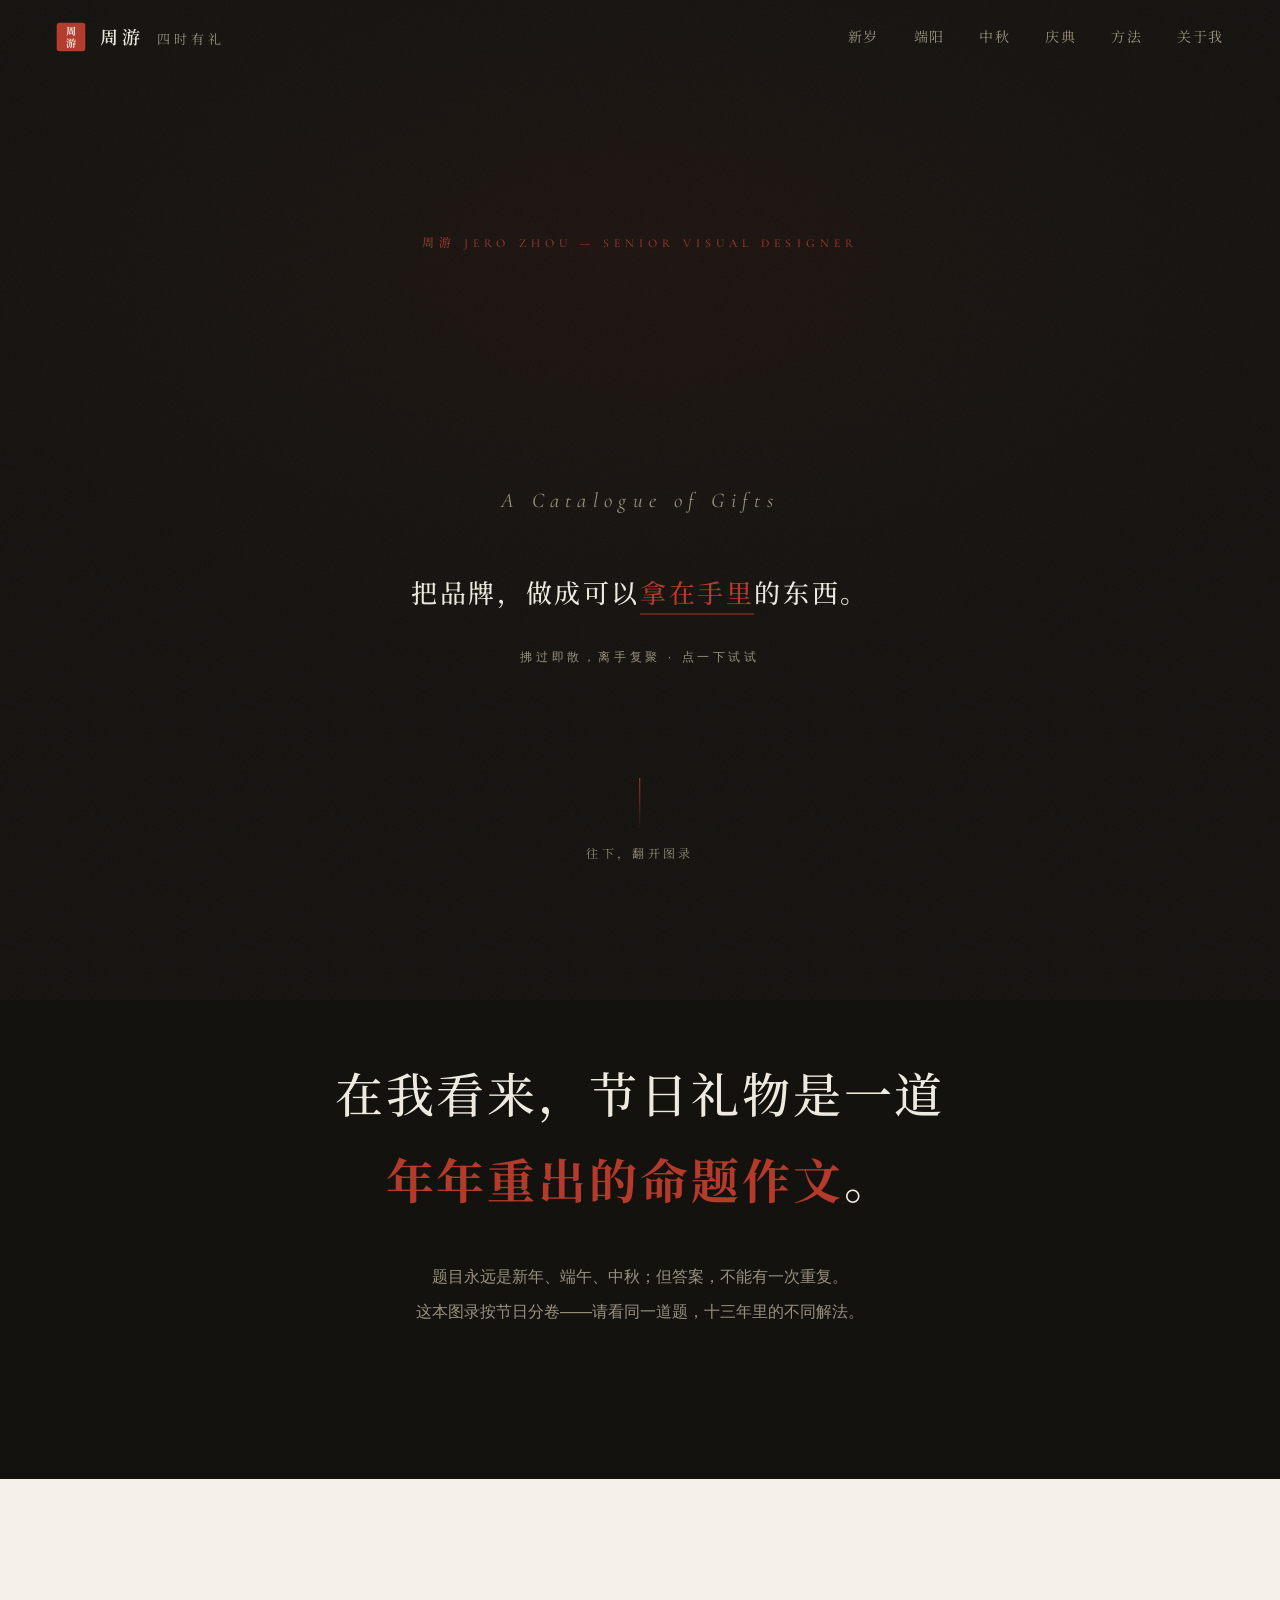
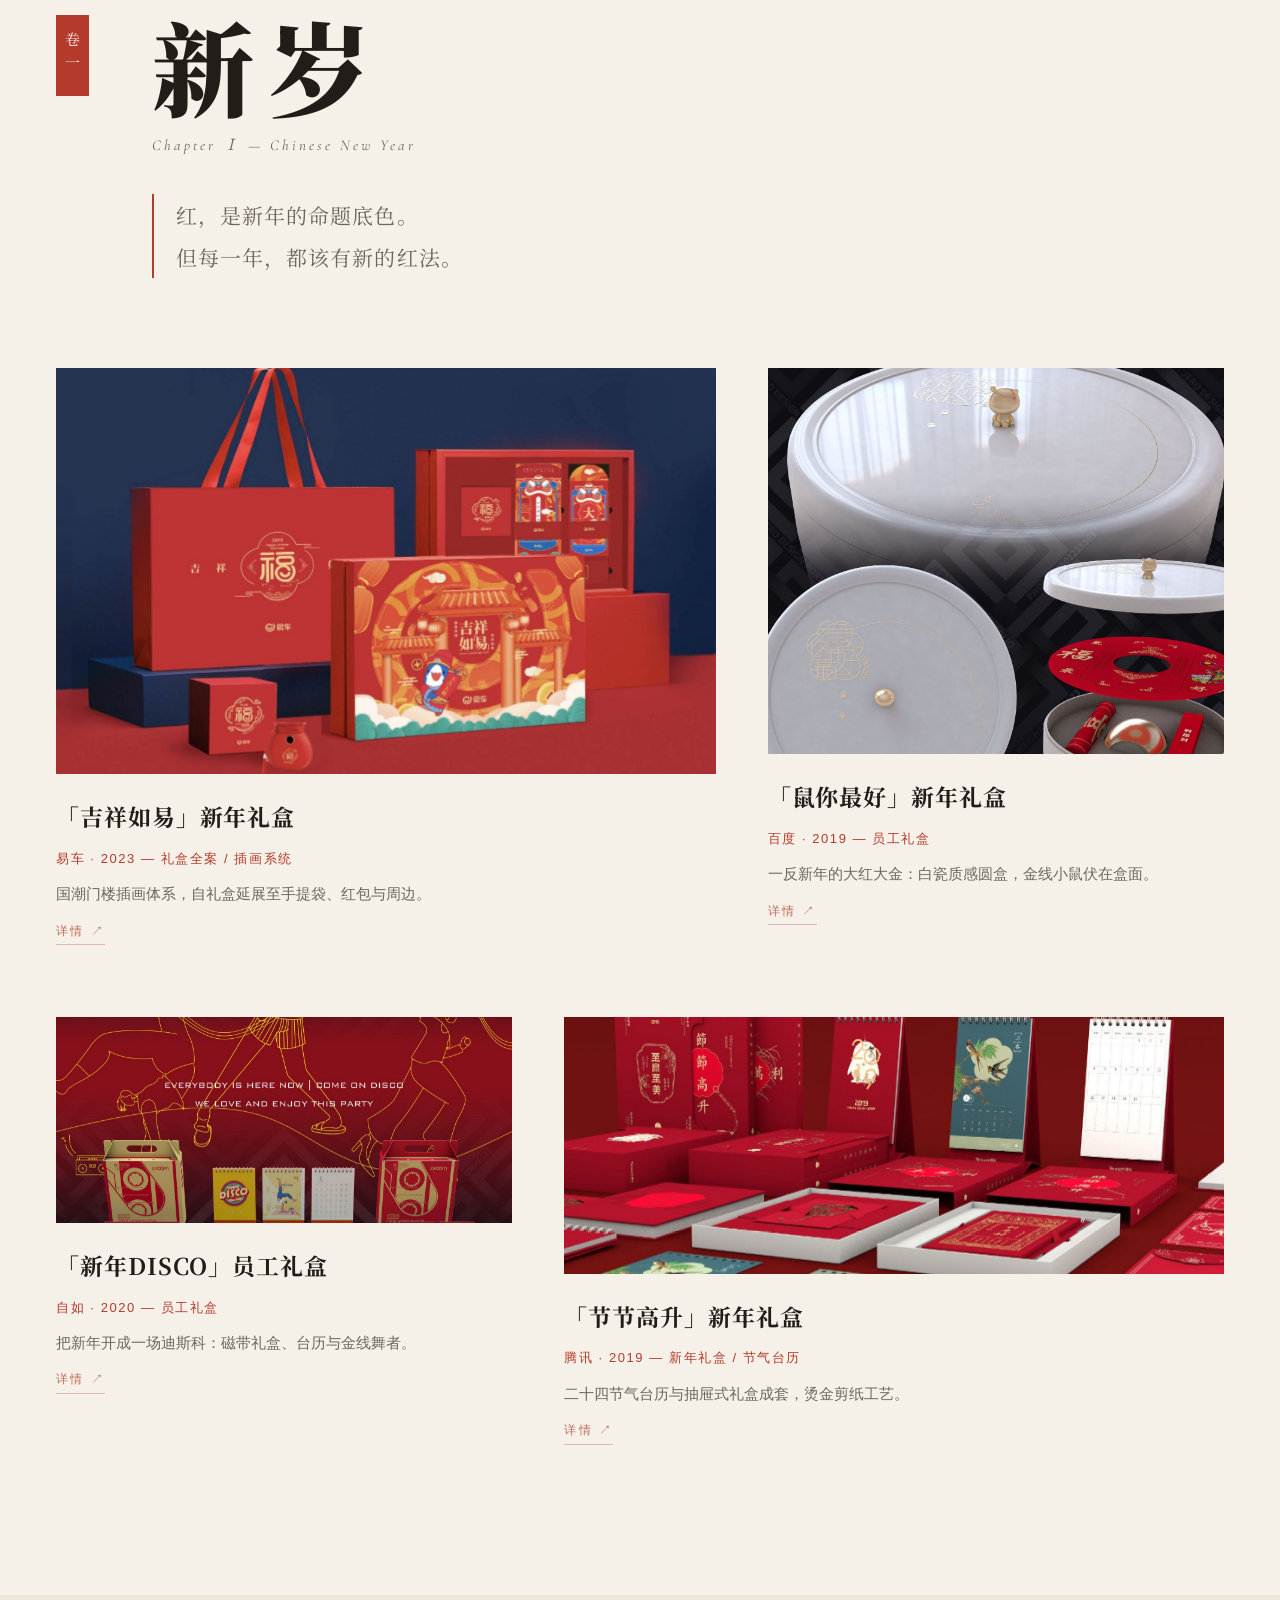
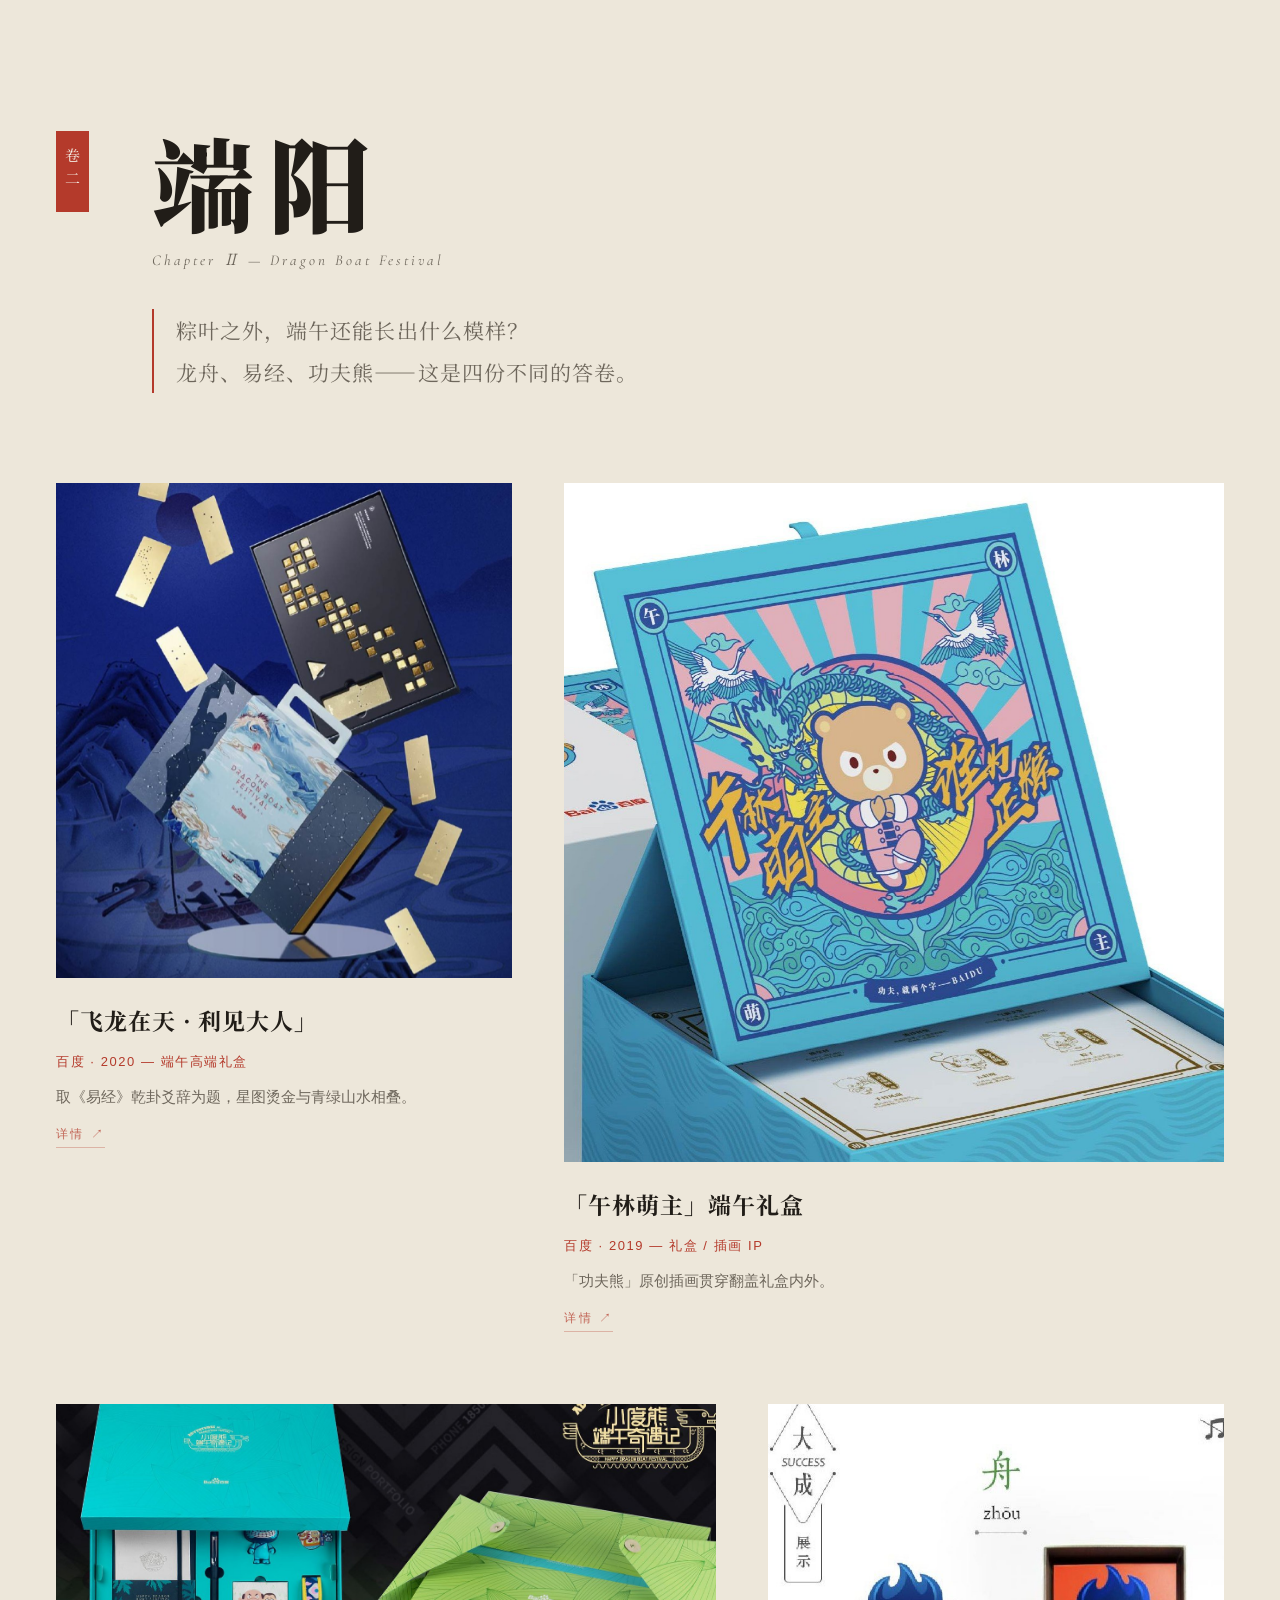
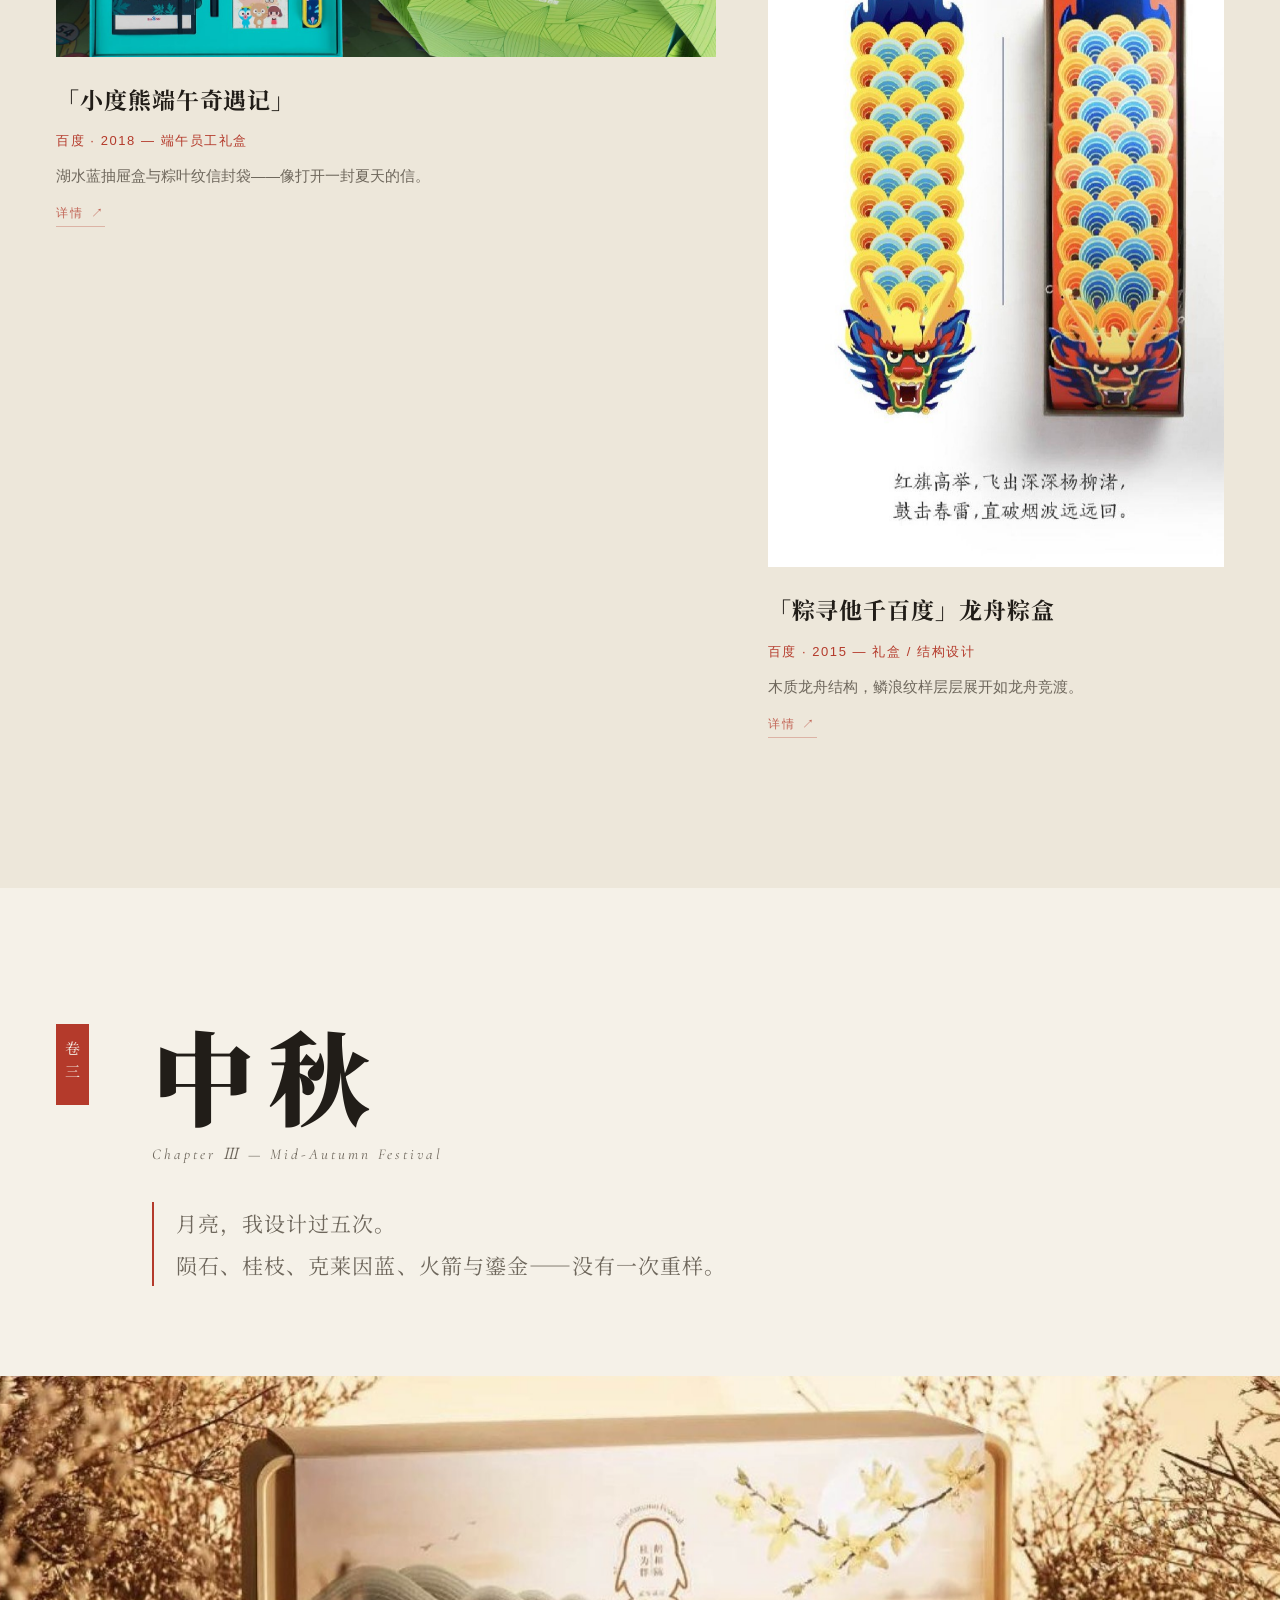
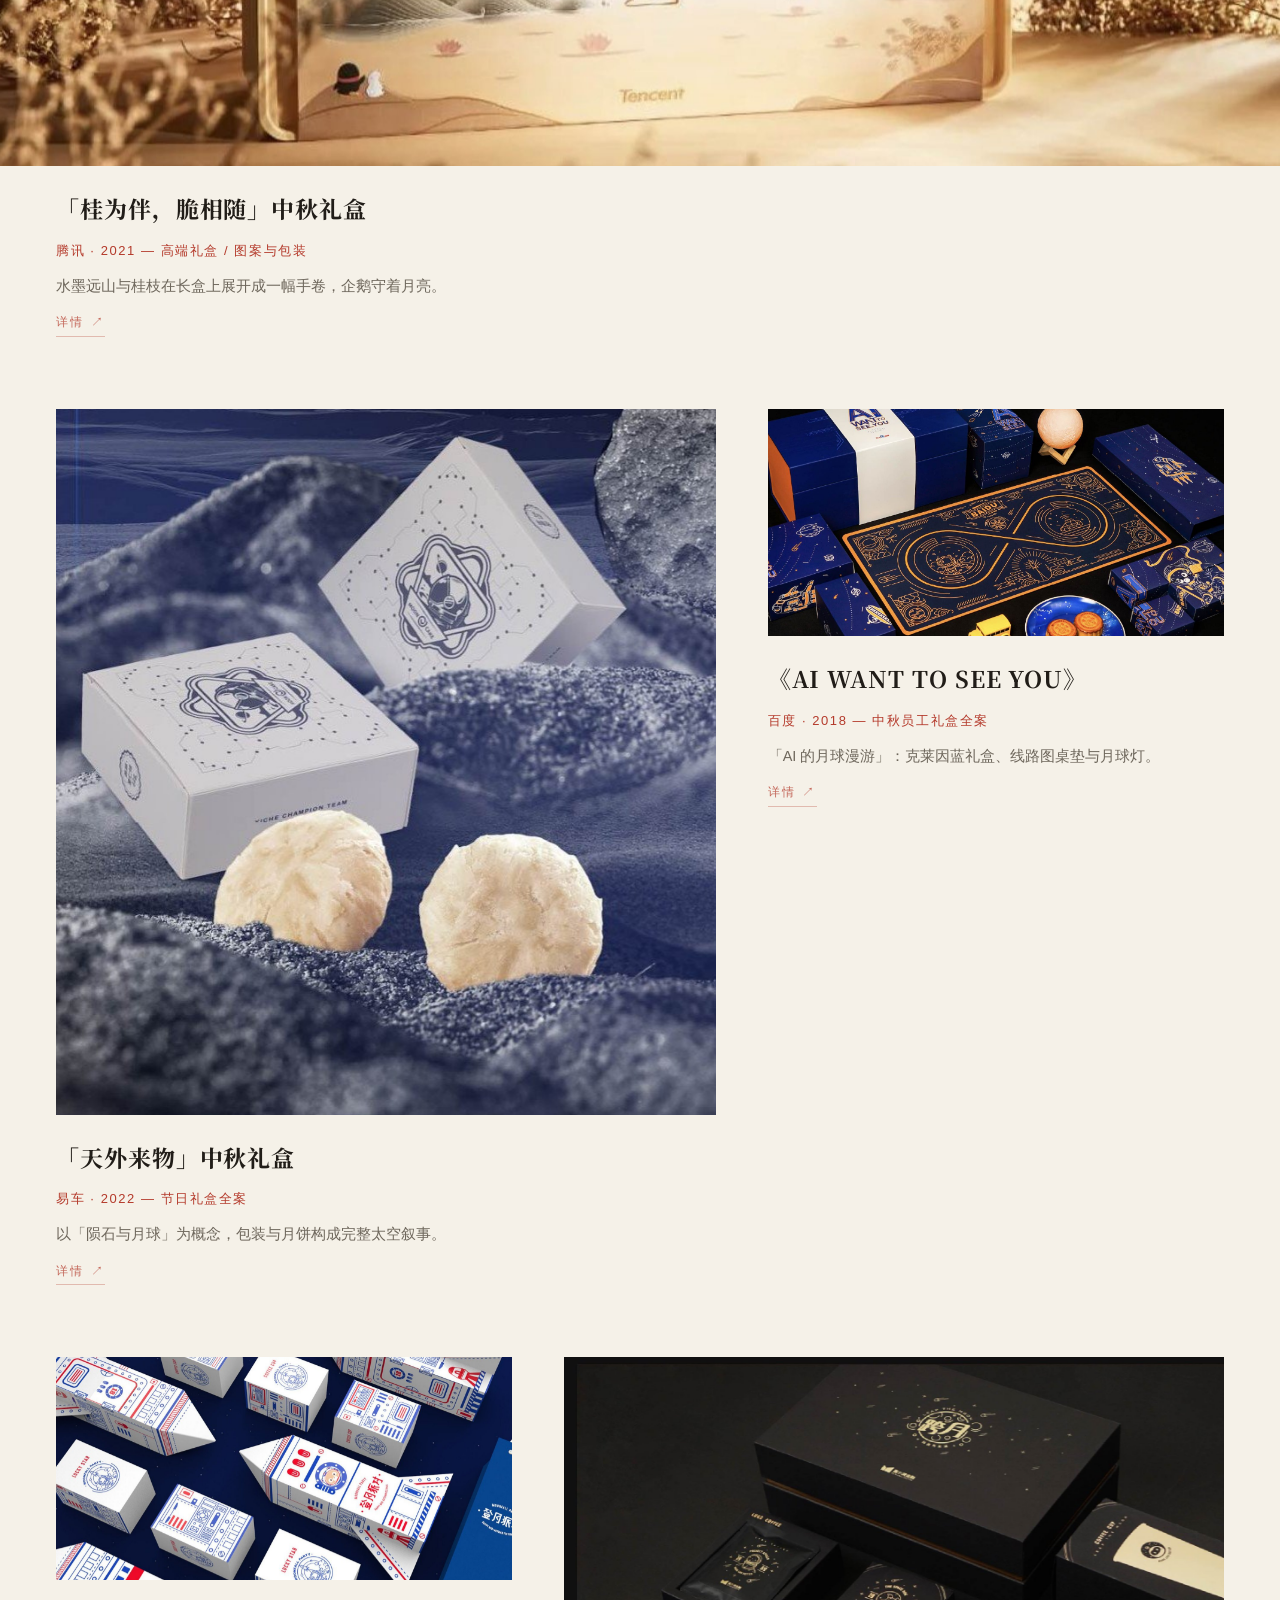
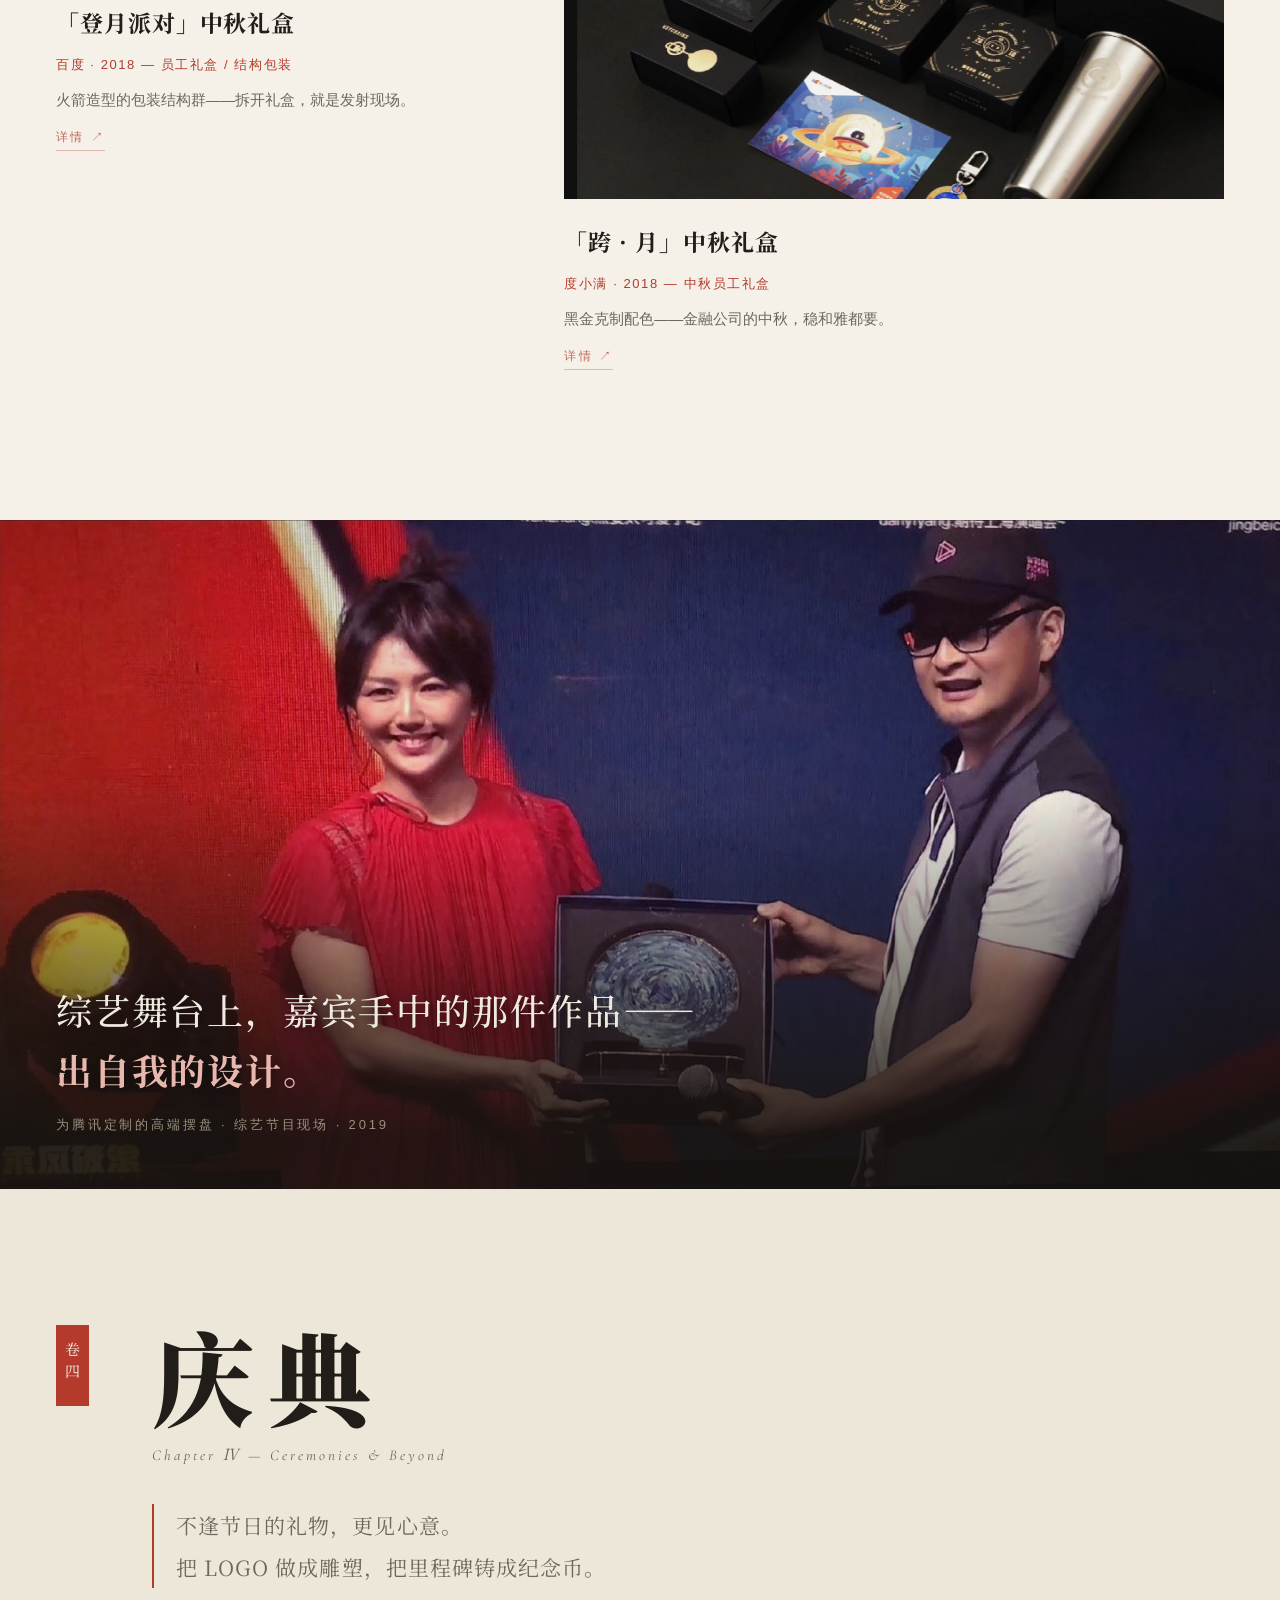
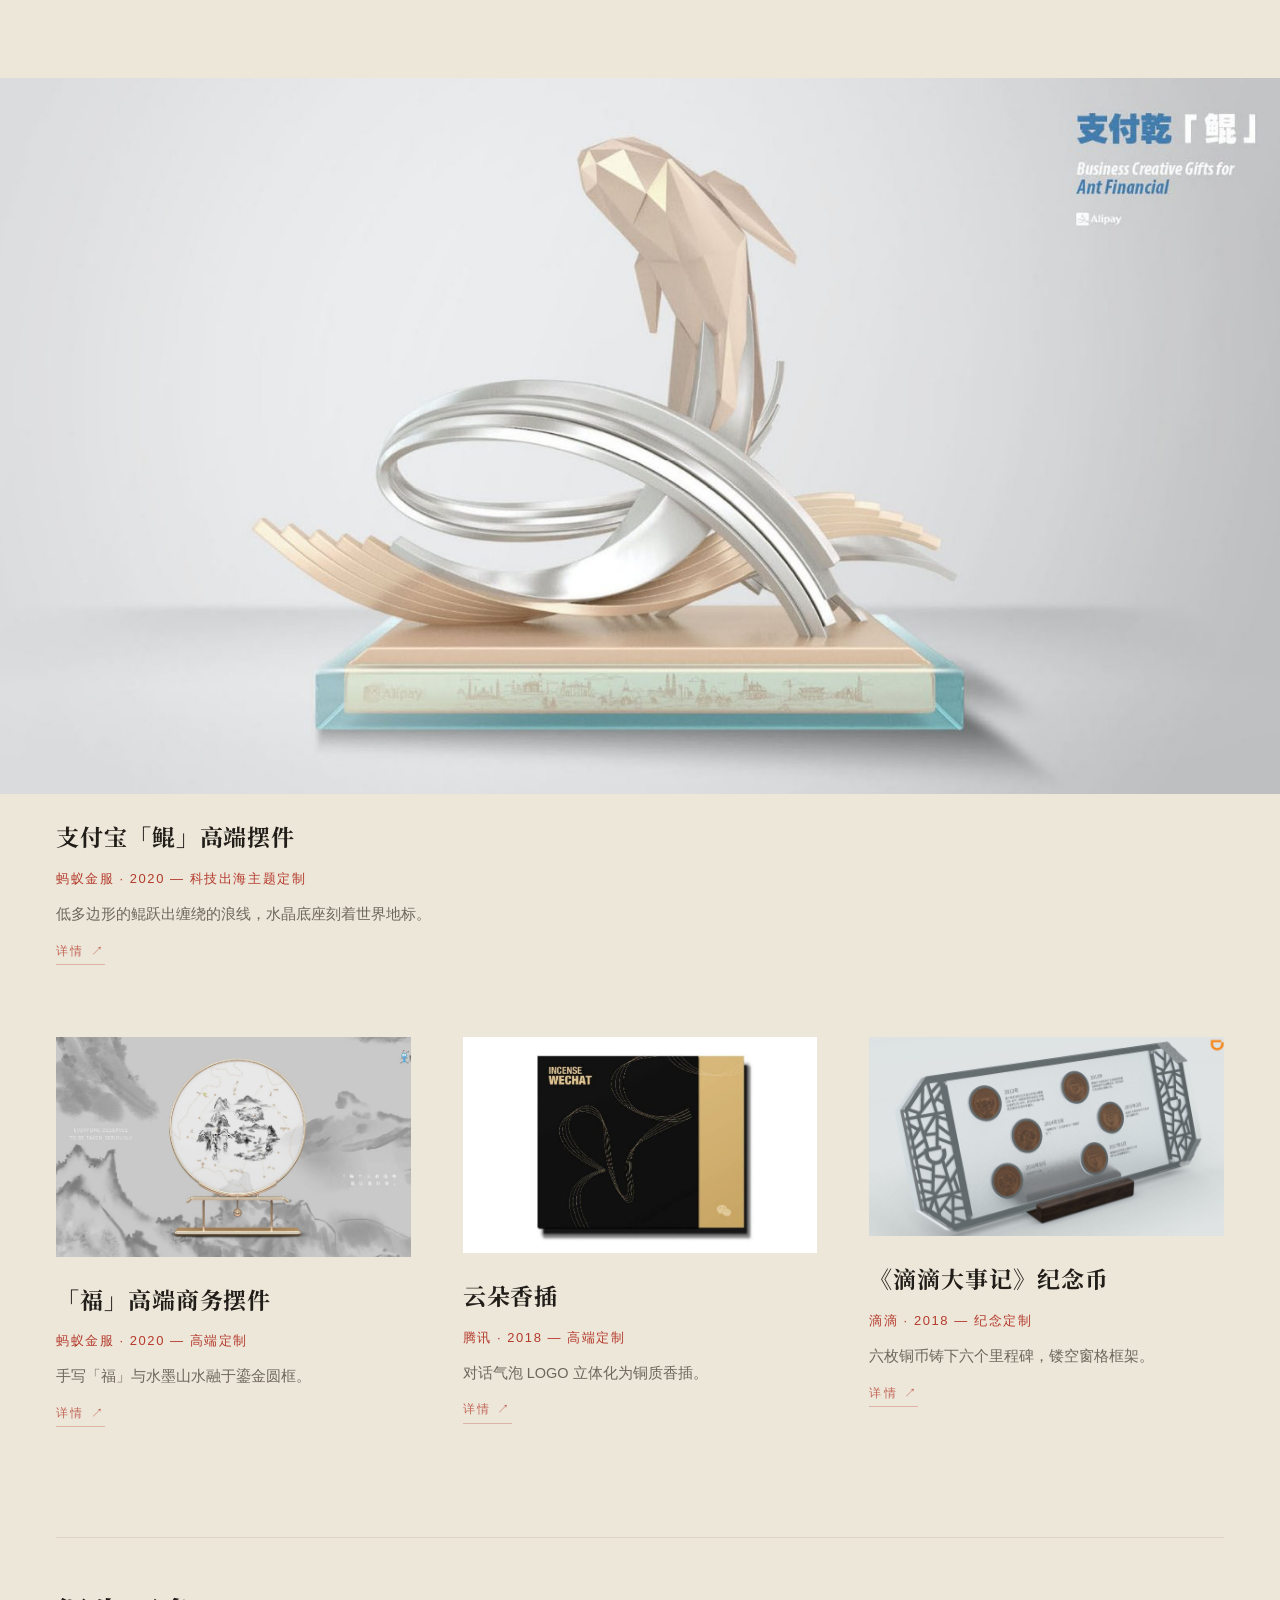
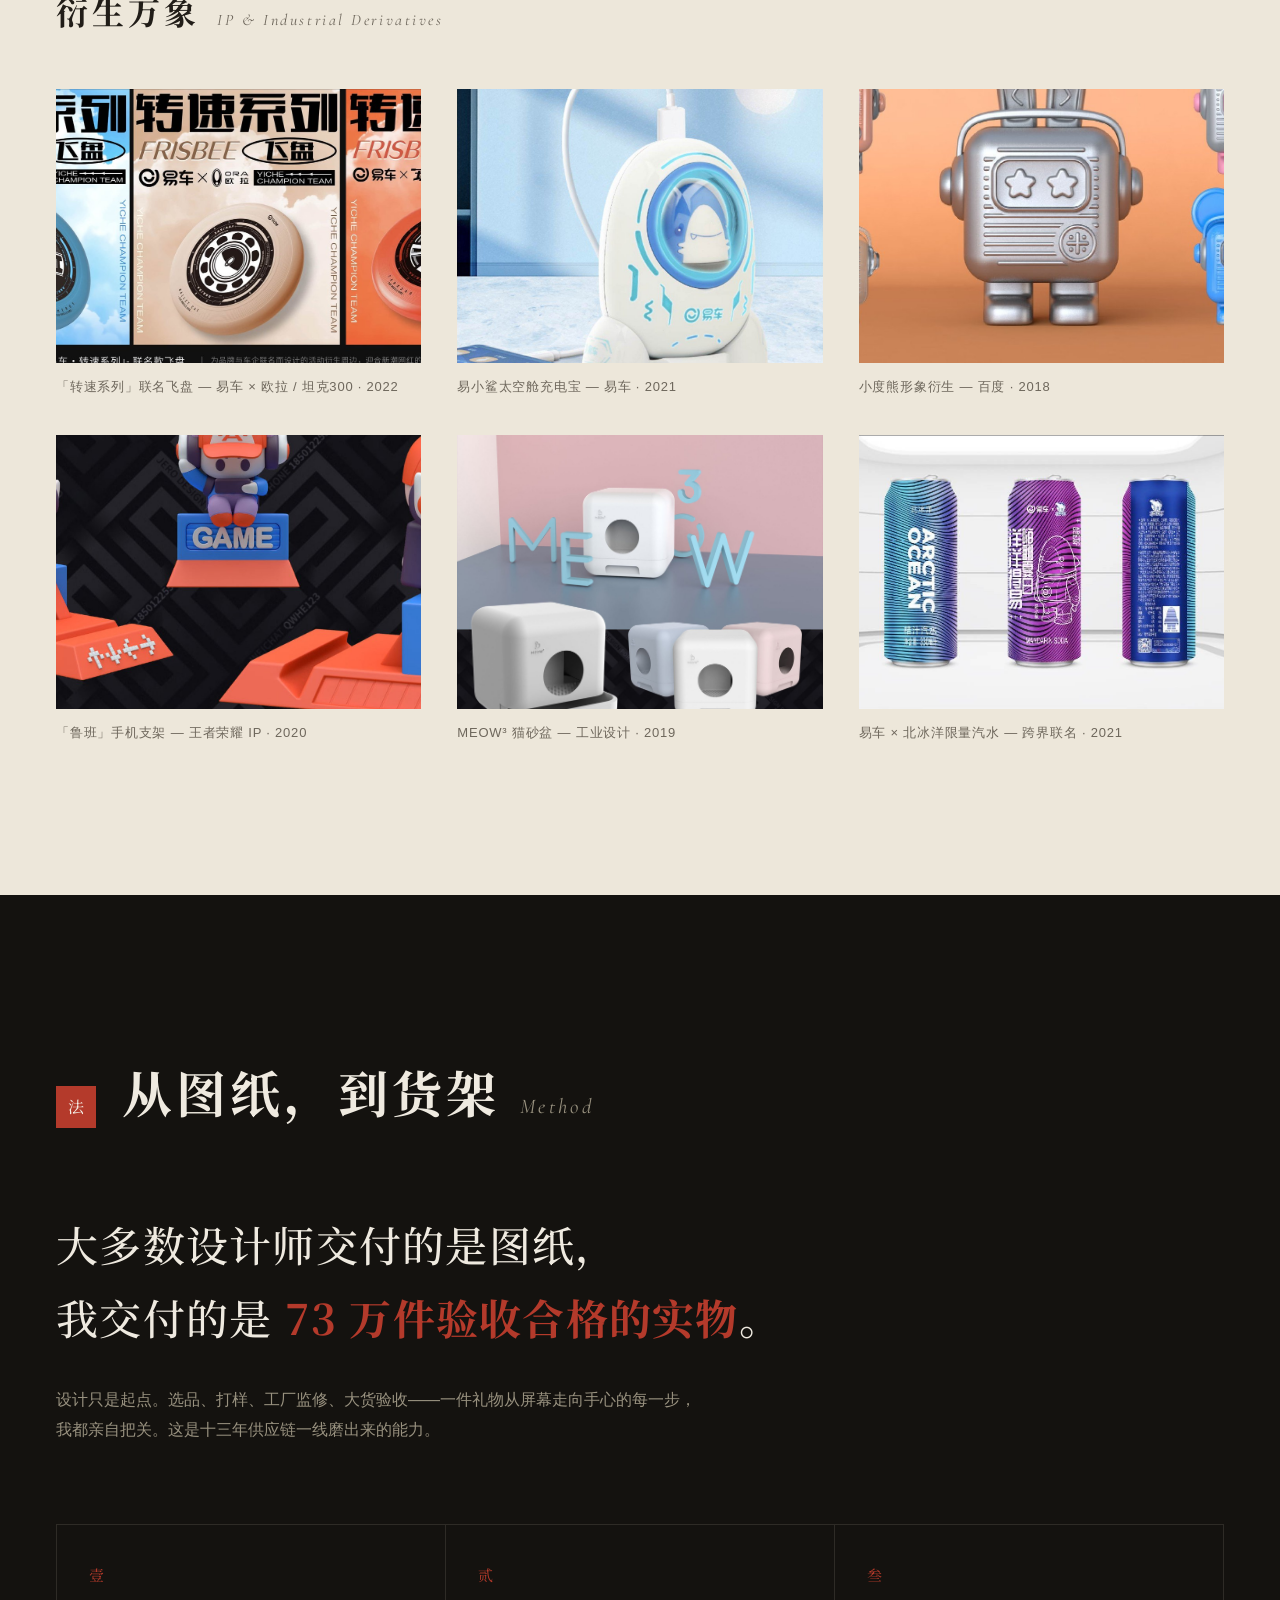
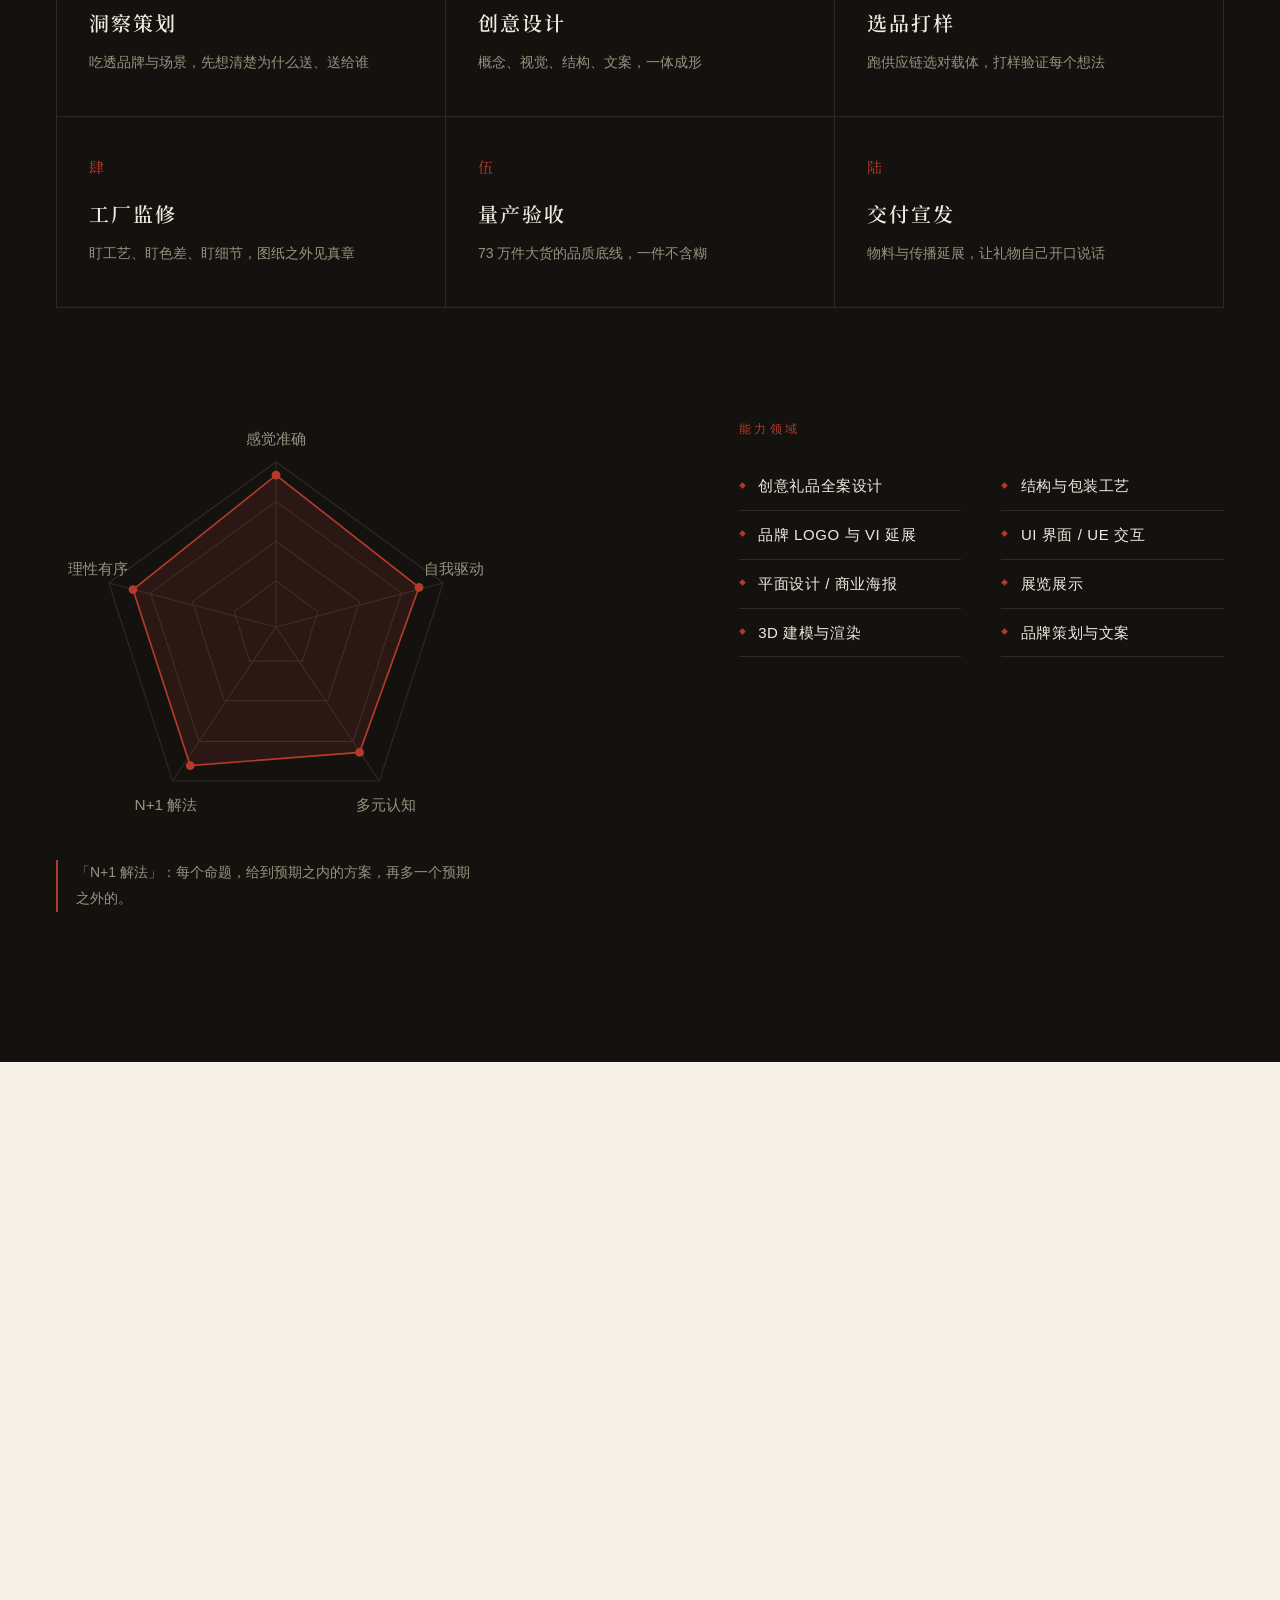
<file: index.html>
<!DOCTYPE html>
<html lang="zh-CN">
<head>
<meta charset="UTF-8">
<meta name="viewport" content="width=device-width, initial-scale=1.0">
<title>周游 · 四时有礼 — 资深视觉设计师 / 高端礼盒与衍生品全案</title>
<meta name="description" content="周游，资深视觉设计师。十三年，周游于图纸与流水线之间。高端礼盒与品牌衍生品全案：服务腾讯、百度、蚂蚁金服等品牌，累计落地产品 73 万+ 件。本站按节日分卷：新岁、端阳、中秋、庆典。">
<link rel="preconnect" href="https://fonts.googleapis.com">
<link rel="preconnect" href="https://fonts.gstatic.com" crossorigin>
<link href="https://fonts.googleapis.com/css2?family=Cormorant+Garamond:ital,wght@0,400;0,500;0,600;1,400;1,500&family=Noto+Serif+SC:wght@400;500;600;700;900&display=swap" rel="stylesheet">
<link rel="stylesheet" href="style.css">
</head>
<body>

<div class="grain" aria-hidden="true"></div>
<div class="cursor" aria-hidden="true"></div>
<div class="progress" aria-hidden="true"><span></span></div>

<!-- 导航 -->
<header class="nav">
  <div class="nav-inner">
    <a class="nav-logo" href="#top">
      <svg class="seal" viewBox="0 0 44 44" aria-hidden="true"><rect x="1" y="1" width="42" height="42" rx="4" fill="#B43A2B"/><text x="22" y="19" text-anchor="middle" font-size="15" fill="#F5F1E8" font-family="Noto Serif SC, serif" font-weight="700">周</text><text x="22" y="36" text-anchor="middle" font-size="15" fill="#F5F1E8" font-family="Noto Serif SC, serif" font-weight="700">游</text></svg>
      <span class="nav-title">周游<i>四时有礼</i></span>
    </a>
    <nav class="nav-links">
      <a href="#juan1">新岁</a>
      <a href="#juan2">端阳</a>
      <a href="#juan3">中秋</a>
      <a href="#juan4">庆典</a>
      <a href="#fa">方法</a>
      <a href="#ren">关于我</a>
    </nav>
  </div>
</header>

<!-- 序 · 沉浸式首屏 -->
<section class="xu ink" id="top">
  <canvas class="ink-canvas" aria-hidden="true"></canvas>
  <div class="xu-center">
    <p class="xu-eyebrow reveal">周游 JERO ZHOU — SENIOR VISUAL DESIGNER</p>
    <h1 class="xu-name reveal d1">四时有礼</h1>
    <p class="xu-en reveal d2">A Catalogue of Gifts</p>
    <p class="xu-manifesto reveal d3">把品牌，做成可以<em>拿在手里</em>的东西。</p>
    <p class="xu-hint reveal d4">拂过即散，离手复聚 · 点一下试试</p>
  </div>
  <div class="xu-scroll" aria-hidden="true"><span></span>往下，翻开图录</div>
</section>

<!-- 题旨 -->
<section class="tizhi ink">
  <div class="container">
    <p class="tizhi-text reveal">在我看来，节日礼物是一道<br><strong>年年重出的命题作文</strong>。</p>
    <p class="tizhi-sub reveal d1">题目永远是新年、端午、中秋；但答案，不能有一次重复。<br>这本图录按节日分卷——请看同一道题，十三年里的不同解法。</p>
  </div>
</section>

<!-- 卷一 · 新岁 -->
<section class="juan paper" id="juan1">
  <div class="container">
    <header class="juan-head reveal">
      <span class="juan-label">卷一</span>
      <h2 class="juan-title">新岁</h2>
      <p class="juan-en">Chapter Ⅰ — Chinese New Year</p>
      <p class="juan-intro">红，是新年的命题底色。<br>但每一年，都该有新的红法。</p>
    </header>

    <div class="juan-grid">
      <article class="piece span-7 reveal" data-work="jixiang">
        <figure class="piece-media"><img src="assets/img/newyear-2023.jpg" alt="「吉祥如易」易车 2023 新年礼盒" loading="lazy"></figure>
        <div class="piece-info">
          <h3>「吉祥如易」新年礼盒</h3>
          <p class="piece-meta">易车 · 2023 — 礼盒全案 / 插画系统</p>
          <p class="piece-desc">国潮门楼插画体系，自礼盒延展至手提袋、红包与周边。</p>
          <span class="piece-more">详情 ↗</span>
        </div>
      </article>
      <article class="piece span-5 reveal" data-work="shu">
        <figure class="piece-media"><img src="assets/img/shu-newyear.jpg" alt="百度「鼠你最好」新年员工礼盒" loading="lazy"></figure>
        <div class="piece-info">
          <h3>「鼠你最好」新年礼盒</h3>
          <p class="piece-meta">百度 · 2019 — 员工礼盒</p>
          <p class="piece-desc">一反新年的大红大金：白瓷质感圆盒，金线小鼠伏在盒面。</p>
          <span class="piece-more">详情 ↗</span>
        </div>
      </article>
      <article class="piece span-5 reveal" data-work="disco">
        <figure class="piece-media"><img src="assets/img/disco-newyear.jpg" alt="自如「新年DISCO」员工礼盒" loading="lazy"></figure>
        <div class="piece-info">
          <h3>「新年DISCO」员工礼盒</h3>
          <p class="piece-meta">自如 · 2020 — 员工礼盒</p>
          <p class="piece-desc">把新年开成一场迪斯科：磁带礼盒、台历与金线舞者。</p>
          <span class="piece-more">详情 ↗</span>
        </div>
      </article>
      <article class="piece span-7 reveal" data-work="jiejie">
        <figure class="piece-media"><img src="assets/img/tencent-newyear-2019.jpg" alt="腾讯「节节高升」新年礼盒" loading="lazy"></figure>
        <div class="piece-info">
          <h3>「节节高升」新年礼盒</h3>
          <p class="piece-meta">腾讯 · 2019 — 新年礼盒 / 节气台历</p>
          <p class="piece-desc">二十四节气台历与抽屉式礼盒成套，烫金剪纸工艺。</p>
          <span class="piece-more">详情 ↗</span>
        </div>
      </article>
    </div>
  </div>
</section>

<!-- 卷二 · 端阳 -->
<section class="juan paper alt" id="juan2">
  <div class="container">
    <header class="juan-head reveal">
      <span class="juan-label">卷二</span>
      <h2 class="juan-title">端阳</h2>
      <p class="juan-en">Chapter Ⅱ — Dragon Boat Festival</p>
      <p class="juan-intro">粽叶之外，端午还能长出什么模样？<br>龙舟、易经、功夫熊——这是四份不同的答卷。</p>
    </header>

    <div class="juan-grid">
      <article class="piece span-5 reveal" data-work="feilong">
        <figure class="piece-media"><img src="assets/img/baidu-dragon-2020.jpg" alt="百度「飞龙在天·利见大人」端午高端礼盒" loading="lazy"></figure>
        <div class="piece-info">
          <h3>「飞龙在天 · 利见大人」</h3>
          <p class="piece-meta">百度 · 2020 — 端午高端礼盒</p>
          <p class="piece-desc">取《易经》乾卦爻辞为题，星图烫金与青绿山水相叠。</p>
          <span class="piece-more">详情 ↗</span>
        </div>
      </article>
      <article class="piece span-7 reveal" data-work="wulin">
        <figure class="piece-media"><img src="assets/img/baidu-duanwu-2019.jpg" alt="百度「午林萌主」端午礼盒" loading="lazy"></figure>
        <div class="piece-info">
          <h3>「午林萌主」端午礼盒</h3>
          <p class="piece-meta">百度 · 2019 — 礼盒 / 插画 IP</p>
          <p class="piece-desc">「功夫熊」原创插画贯穿翻盖礼盒内外。</p>
          <span class="piece-more">详情 ↗</span>
        </div>
      </article>
      <article class="piece span-7 reveal" data-work="qiyuji">
        <figure class="piece-media"><img src="assets/img/xiaodu-duanwu.jpg" alt="百度「小度熊端午奇遇记」礼盒" loading="lazy"></figure>
        <div class="piece-info">
          <h3>「小度熊端午奇遇记」</h3>
          <p class="piece-meta">百度 · 2018 — 端午员工礼盒</p>
          <p class="piece-desc">湖水蓝抽屉盒与粽叶纹信封袋——像打开一封夏天的信。</p>
          <span class="piece-more">详情 ↗</span>
        </div>
      </article>
      <article class="piece span-5 reveal" data-work="longzhou">
        <figure class="piece-media"><img src="assets/img/dragon-zongzi-2015.jpg" alt="百度龙舟粽盒" loading="lazy"></figure>
        <div class="piece-info">
          <h3>「粽寻他千百度」龙舟粽盒</h3>
          <p class="piece-meta">百度 · 2015 — 礼盒 / 结构设计</p>
          <p class="piece-desc">木质龙舟结构，鳞浪纹样层层展开如龙舟竞渡。</p>
          <span class="piece-more">详情 ↗</span>
        </div>
      </article>
    </div>
  </div>
</section>

<!-- 卷三 · 中秋 -->
<section class="juan paper" id="juan3">
  <div class="container">
    <header class="juan-head reveal">
      <span class="juan-label">卷三</span>
      <h2 class="juan-title">中秋</h2>
      <p class="juan-en">Chapter Ⅲ — Mid-Autumn Festival</p>
      <p class="juan-intro">月亮，我设计过五次。<br>陨石、桂枝、克莱因蓝、火箭与鎏金——没有一次重样。</p>
    </header>

    <div class="juan-grid">
      <article class="piece span-12 piece-pano reveal" data-work="guiweiban">
        <figure class="piece-media"><img src="assets/img/tencent-moon-2021.jpg" alt="腾讯「桂为伴，脆相随」中秋礼盒" loading="lazy"></figure>
        <div class="piece-info">
          <h3>「桂为伴，脆相随」中秋礼盒</h3>
          <p class="piece-meta">腾讯 · 2021 — 高端礼盒 / 图案与包装</p>
          <p class="piece-desc">水墨远山与桂枝在长盒上展开成一幅手卷，企鹅守着月亮。</p>
          <span class="piece-more">详情 ↗</span>
        </div>
      </article>
      <article class="piece span-7 reveal" data-work="tianwai">
        <figure class="piece-media"><img src="assets/img/mooncake-2022.jpg" alt="易车「天外来物」中秋礼盒" loading="lazy"></figure>
        <div class="piece-info">
          <h3>「天外来物」中秋礼盒</h3>
          <p class="piece-meta">易车 · 2022 — 节日礼盒全案</p>
          <p class="piece-desc">以「陨石与月球」为概念，包装与月饼构成完整太空叙事。</p>
          <span class="piece-more">详情 ↗</span>
        </div>
      </article>
      <article class="piece span-5 reveal" data-work="aiwant">
        <figure class="piece-media"><img src="assets/img/baidu-ai-2018.jpg" alt="百度《AI WANT TO SEE YOU》中秋礼盒" loading="lazy"></figure>
        <div class="piece-info">
          <h3>《AI WANT TO SEE YOU》</h3>
          <p class="piece-meta">百度 · 2018 — 中秋员工礼盒全案</p>
          <p class="piece-desc">「AI 的月球漫游」：克莱因蓝礼盒、线路图桌垫与月球灯。</p>
          <span class="piece-more">详情 ↗</span>
        </div>
      </article>
      <article class="piece span-5 reveal" data-work="dengyue">
        <figure class="piece-media"><img src="assets/img/moonparty-2021.jpg" alt="百度「登月派对」中秋员工礼盒" loading="lazy"></figure>
        <div class="piece-info">
          <h3>「登月派对」中秋礼盒</h3>
          <p class="piece-meta">百度 · 2018 — 员工礼盒 / 结构包装</p>
          <p class="piece-desc">火箭造型的包装结构群——拆开礼盒，就是发射现场。</p>
          <span class="piece-more">详情 ↗</span>
        </div>
      </article>
      <article class="piece span-7 reveal" data-work="kuayue">
        <figure class="piece-media"><img src="assets/img/duxiaoman-moon-2018.jpg" alt="度小满「跨·月」中秋员工礼盒" loading="lazy"></figure>
        <div class="piece-info">
          <h3>「跨 · 月」中秋礼盒</h3>
          <p class="piece-meta">度小满 · 2018 — 中秋员工礼盒</p>
          <p class="piece-desc">黑金克制配色——金融公司的中秋，稳和雅都要。</p>
          <span class="piece-more">详情 ↗</span>
        </div>
      </article>
    </div>
  </div>
</section>

<!-- 幕 · 舞台时刻 -->
<section class="stage ink">
  <figure class="stage-figure reveal">
    <img src="assets/img/stage-trophy.jpg" alt="综艺节目现场，嘉宾手持定制摆盘" loading="lazy">
    <figcaption class="container">
      <p class="stage-line">综艺舞台上，嘉宾手中的那件作品——</p>
      <p class="stage-line stage-line-em">出自我的设计。</p>
      <p class="stage-cap">为腾讯定制的高端摆盘 · 综艺节目现场 · 2019</p>
    </figcaption>
  </figure>
</section>

<!-- 卷四 · 庆典 -->
<section class="juan paper alt" id="juan4">
  <div class="container">
    <header class="juan-head reveal">
      <span class="juan-label">卷四</span>
      <h2 class="juan-title">庆典</h2>
      <p class="juan-en">Chapter Ⅳ — Ceremonies & Beyond</p>
      <p class="juan-intro">不逢节日的礼物，更见心意。<br>把 LOGO 做成雕塑，把里程碑铸成纪念币。</p>
    </header>

    <div class="juan-grid">
      <article class="piece span-12 piece-pano reveal" data-work="kun">
        <figure class="piece-media"><img src="assets/img/alipay-whale-2020.jpg" alt="支付宝「鲲」高端商务摆件" loading="lazy"></figure>
        <div class="piece-info">
          <h3>支付宝「鲲」高端摆件</h3>
          <p class="piece-meta">蚂蚁金服 · 2020 — 科技出海主题定制</p>
          <p class="piece-desc">低多边形的鲲跃出缠绕的浪线，水晶底座刻着世界地标。</p>
          <span class="piece-more">详情 ↗</span>
        </div>
      </article>
      <article class="piece span-4 reveal" data-work="fu">
        <figure class="piece-media"><img src="assets/img/antfu-2020.jpg" alt="蚂蚁金服「福」高端摆件" loading="lazy"></figure>
        <div class="piece-info">
          <h3>「福」高端商务摆件</h3>
          <p class="piece-meta">蚂蚁金服 · 2020 — 高端定制</p>
          <p class="piece-desc">手写「福」与水墨山水融于鎏金圆框。</p>
          <span class="piece-more">详情 ↗</span>
        </div>
      </article>
      <article class="piece span-4 reveal" data-work="xiangcha">
        <figure class="piece-media"><img src="assets/img/wechat-incense-2018.jpg" alt="腾讯云朵香插" loading="lazy"></figure>
        <div class="piece-info">
          <h3>云朵香插</h3>
          <p class="piece-meta">腾讯 · 2018 — 高端定制</p>
          <p class="piece-desc">对话气泡 LOGO 立体化为铜质香插。</p>
          <span class="piece-more">详情 ↗</span>
        </div>
      </article>
      <article class="piece span-4 reveal" data-work="didi">
        <figure class="piece-media"><img src="assets/img/didi-coins-2018.jpg" alt="滴滴大事记纪念币" loading="lazy"></figure>
        <div class="piece-info">
          <h3>《滴滴大事记》纪念币</h3>
          <p class="piece-meta">滴滴 · 2018 — 纪念定制</p>
          <p class="piece-desc">六枚铜币铸下六个里程碑，镂空窗格框架。</p>
          <span class="piece-more">详情 ↗</span>
        </div>
      </article>
    </div>

    <div class="wanxiang">
      <h3 class="wanxiang-title reveal">衍生万象<em>IP & Industrial Derivatives</em></h3>
      <div class="wanxiang-grid">
        <figure class="w-item reveal" data-work="frisbee"><img src="assets/img/frisbee-2022.jpg" alt="易车转速系列飞盘" loading="lazy"><figcaption>「转速系列」联名飞盘 — 易车 × 欧拉 / 坦克300 · 2022</figcaption></figure>
        <figure class="w-item reveal d1" data-work="powerbank"><img src="assets/img/powerbank-2021.jpg" alt="易小鲨太空舱充电宝" loading="lazy"><figcaption>易小鲨太空舱充电宝 — 易车 · 2021</figcaption></figure>
        <figure class="w-item reveal d2" data-work="xiaodu"><img src="assets/img/xiaodu-robots.jpg" alt="小度熊形象衍生" loading="lazy"><figcaption>小度熊形象衍生 — 百度 · 2018</figcaption></figure>
        <figure class="w-item reveal" data-work="luban"><img src="assets/img/honor-keychains-2020.jpg" alt="王者荣耀鲁班手机支架" loading="lazy"><figcaption>「鲁班」手机支架 — 王者荣耀 IP · 2020</figcaption></figure>
        <figure class="w-item reveal d1" data-work="meow"><img src="assets/img/meow-2019.jpg" alt="MEOW³ 猫砂盆" loading="lazy"><figcaption>MEOW³ 猫砂盆 — 工业设计 · 2019</figcaption></figure>
        <figure class="w-item reveal d2" data-work="arctic"><img src="assets/img/arctic-soda-2021.jpg" alt="易车×北冰洋限量汽水" loading="lazy"><figcaption>易车 × 北冰洋限量汽水 — 跨界联名 · 2021</figcaption></figure>
      </div>
    </div>
  </div>
</section>

<!-- 法 -->
<section class="fa ink" id="fa">
  <div class="container">
    <header class="fa-head reveal">
      <span class="fa-label">法</span>
      <h2>从图纸，到货架<em>Method</em></h2>
    </header>
    <p class="fa-statement reveal">大多数设计师交付的是图纸，<br>我交付的是 <strong>73 万件验收合格的实物</strong>。</p>
    <p class="fa-note reveal">设计只是起点。选品、打样、工厂监修、大货验收——一件礼物从屏幕走向手心的每一步，我都亲自把关。这是十三年供应链一线磨出来的能力。</p>
    <ol class="pipeline">
      <li class="reveal"><span>壹</span><h3>洞察策划</h3><p>吃透品牌与场景，先想清楚为什么送、送给谁</p></li>
      <li class="reveal d1"><span>贰</span><h3>创意设计</h3><p>概念、视觉、结构、文案，一体成形</p></li>
      <li class="reveal d2"><span>叁</span><h3>选品打样</h3><p>跑供应链选对载体，打样验证每个想法</p></li>
      <li class="reveal d3"><span>肆</span><h3>工厂监修</h3><p>盯工艺、盯色差、盯细节，图纸之外见真章</p></li>
      <li class="reveal d4"><span>伍</span><h3>量产验收</h3><p>73 万件大货的品质底线，一件不含糊</p></li>
      <li class="reveal d5"><span>陆</span><h3>交付宣发</h3><p>物料与传播延展，让礼物自己开口说话</p></li>
    </ol>

    <div class="fa-grid">
      <div class="radar-wrap reveal">
        <svg class="radar" viewBox="0 0 400 380" role="img" aria-label="能力五维雷达图">
          <g class="radar-rings" fill="none" stroke="#2E2B26">
            <polygon points="200,40 352,150 294,330 106,330 48,150"/>
            <polygon points="200,76 314,159 270,294 130,294 86,159"/>
            <polygon points="200,112 276,167 247,257 153,257 124,167"/>
            <polygon points="200,148 238,176 224,221 176,221 162,176"/>
          </g>
          <g stroke="#2E2B26"><line x1="200" y1="190" x2="200" y2="40"/><line x1="200" y1="190" x2="352" y2="150"/><line x1="200" y1="190" x2="294" y2="330"/><line x1="200" y1="190" x2="106" y2="330"/><line x1="200" y1="190" x2="48" y2="150"/></g>
          <polygon class="radar-shape" points="200,52 330,154 276,304 122,316 70,156" fill="rgba(180,58,43,0.14)" stroke="#B43A2B" stroke-width="1.5"/>
          <g fill="#B43A2B"><circle cx="200" cy="52" r="4"/><circle cx="330" cy="154" r="4"/><circle cx="276" cy="304" r="4"/><circle cx="122" cy="316" r="4"/><circle cx="70" cy="156" r="4"/></g>
          <g fill="#98917F" font-size="14" font-family="PingFang SC, sans-serif">
            <text x="200" y="24" text-anchor="middle">感觉准确</text>
            <text x="362" y="142" text-anchor="middle">自我驱动</text>
            <text x="300" y="356" text-anchor="middle">多元认知</text>
            <text x="100" y="356" text-anchor="middle">N+1 解法</text>
            <text x="38" y="142" text-anchor="middle">理性有序</text>
          </g>
        </svg>
        <p class="radar-note">「N+1 解法」：每个命题，给到预期之内的方案，再多一个预期之外的。</p>
      </div>
      <div class="fa-side">
        <div class="reveal">
          <h4>能力领域</h4>
          <ul class="ability-list">
            <li>创意礼品全案设计</li>
            <li>品牌 LOGO 与 VI 延展</li>
            <li>平面设计 / 商业海报</li>
            <li>3D 建模与渲染</li>
            <li>结构与包装工艺</li>
            <li>UI 界面 / UE 交互</li>
            <li>展览展示</li>
            <li>品牌策划与文案</li>
          </ul>
        </div>
        <div class="reveal d1">
          <h4>角色经历</h4>
          <p class="fa-roles">担任过<strong>美术指导</strong>与<strong>设计总监</strong>，习惯站在项目全局视角思考；供应商管理、品质把控、工作流规范——既画得了图，也管得了项目。</p>
        </div>
      </div>
    </div>
  </div>
</section>

<!-- 人 -->
<section class="ren paper" id="ren">
  <div class="container">
    <header class="juan-head reveal">
      <span class="juan-label">跋</span>
      <h2 class="juan-title ren-title">关于我</h2>
      <p class="juan-en">About Me</p>
    </header>
    <div class="ren-grid">
      <div class="ren-text reveal">
        <p class="ren-lead">对设计有热情，乐于思考，<br>有求知欲和好奇心。</p>
        <p>十三年间，我把数百个创意从草图推进到打样台，再送进流水线。工作之余，我练习把真实之物一笔笔画进屏幕——保持手感，更保持好奇。</p>
        <div class="ren-stats">
          <div class="stat reveal"><span class="stat-num" data-count="13">0</span><span class="stat-unit">年</span><span class="stat-label">全案经验</span></div>
          <div class="stat reveal d1"><span class="stat-num" data-count="73">0</span><span class="stat-unit">万+件</span><span class="stat-label">量产落地</span></div>
          <div class="stat reveal d2"><span class="stat-num" data-count="1705">0</span><span class="stat-unit">万+元</span><span class="stat-label">累计产值</span></div>
          <div class="stat reveal d3"><span class="stat-num" data-count="17">0</span><span class="stat-unit">+</span><span class="stat-label">合作品牌</span></div>
        </div>
        <p class="ren-clients reveal">腾讯 / 百度 / 蚂蚁金服 / 字节跳动 / 滴滴 / 新浪 / 度小满 / 搜狗 / 易车 / 自如 / 北冰洋 / 索尼影业 / 小米 / 华为 / 宜家 / 马自达 / 讴歌 / FILA</p>
      </div>
      <div class="ren-side reveal d1">
        <figure class="ren-portrait">
          <img src="assets/img/avatar.jpg" alt="周游" loading="lazy">
          <figcaption><strong>周游 · Jero</strong><span>高端礼盒与衍生品全案 / 北京</span></figcaption>
        </figure>
        <div class="ren-exp">
          <div class="exp-item"><span class="exp-period">2021—2023</span><div><h3>易车公司 <i>高级视觉设计师</i></h3><p>主导周边礼品全流程；任内落地 73 万+ 件、SKU 76 个、产值超 1705 万元。</p></div></div>
          <div class="exp-item"><span class="exp-period">2014—2020</span><div><h3>蓝桃文化 <i>资深设计师</i></h3><p>服务百度、腾讯、滴滴、蚂蚁金服、新浪等客户的高端礼赠与 IP 衍生品全链路。</p></div></div>
          <div class="exp-item"><span class="exp-period">2009—2013</span><div><h3>西典展览 <i>高级平面设计师 / 组长</i></h3><p>中国人民抗日战争纪念馆、北京军事图书馆等主题展馆的平面设计与执行。</p></div></div>
        </div>
      </div>
    </div>
  </div>
  <figure class="ren-strip reveal">
    <img src="assets/img/practice-strip.jpg" alt="拟物绘画练习：沙漏、相机、录音机、手表" loading="lazy">
    <figcaption class="container">工作之余 · 拟物图手绘练习 — 照片与图纸的对照</figcaption>
  </figure>
</section>

<!-- 跋 -->
<section class="ba ink" id="ba">
  <div class="container">
    <span class="ba-label reveal">跋</span>
    <p class="ba-cta reveal d1">下一件让人记住的礼物，<br>从这封邮件开始。</p>
    <a class="ba-mail reveal d2" href="mailto:qwhe@foxmail.com">qwhe@foxmail.com</a>
    <div class="ba-rows reveal d3">
      <div class="ba-row"><span>坐标</span>北京 · 朝阳</div>
      <div class="ba-row ba-row-links">
        <span>作品主页</span>
        <a href="https://mashang.zcool.com.cn/" target="_blank" rel="noopener">站酷 ↗</a>
        <a href="https://www.behance.net/zhouyou" target="_blank" rel="noopener">Behance ↗</a>
      </div>
    </div>
  </div>
</section>

<footer class="footer ink">
  <div class="container footer-inner">
    <p>© 2024 Jero Zhou · 周游</p>
    <svg class="seal seal-footer" viewBox="0 0 44 44" aria-hidden="true"><rect x="1" y="1" width="42" height="42" rx="4" fill="#B43A2B"/><text x="22" y="19" text-anchor="middle" font-size="15" fill="#F5F1E8" font-family="Noto Serif SC, serif" font-weight="700">周</text><text x="22" y="36" text-anchor="middle" font-size="15" fill="#F5F1E8" font-family="Noto Serif SC, serif" font-weight="700">游</text></svg>
    <p>四时有礼 — A Catalogue of Gifts</p>
  </div>
</footer>

<!-- 作品详情 -->
<div class="modal" id="work-modal" aria-hidden="true" role="dialog" aria-modal="true">
  <div class="modal-backdrop"></div>
  <div class="modal-panel">
    <button class="modal-close" aria-label="关闭">✕</button>
    <div class="modal-body">
      <div class="modal-media"></div>
      <div class="modal-info">
        <span class="modal-chapter"></span>
        <h2 class="modal-title"></h2>
        <dl class="modal-meta"></dl>
        <p class="modal-desc"></p>
      </div>
    </div>
  </div>
</div>

<script src="fluid.js"></script>
<script src="script.js"></script>
</body>
</html>
</file>
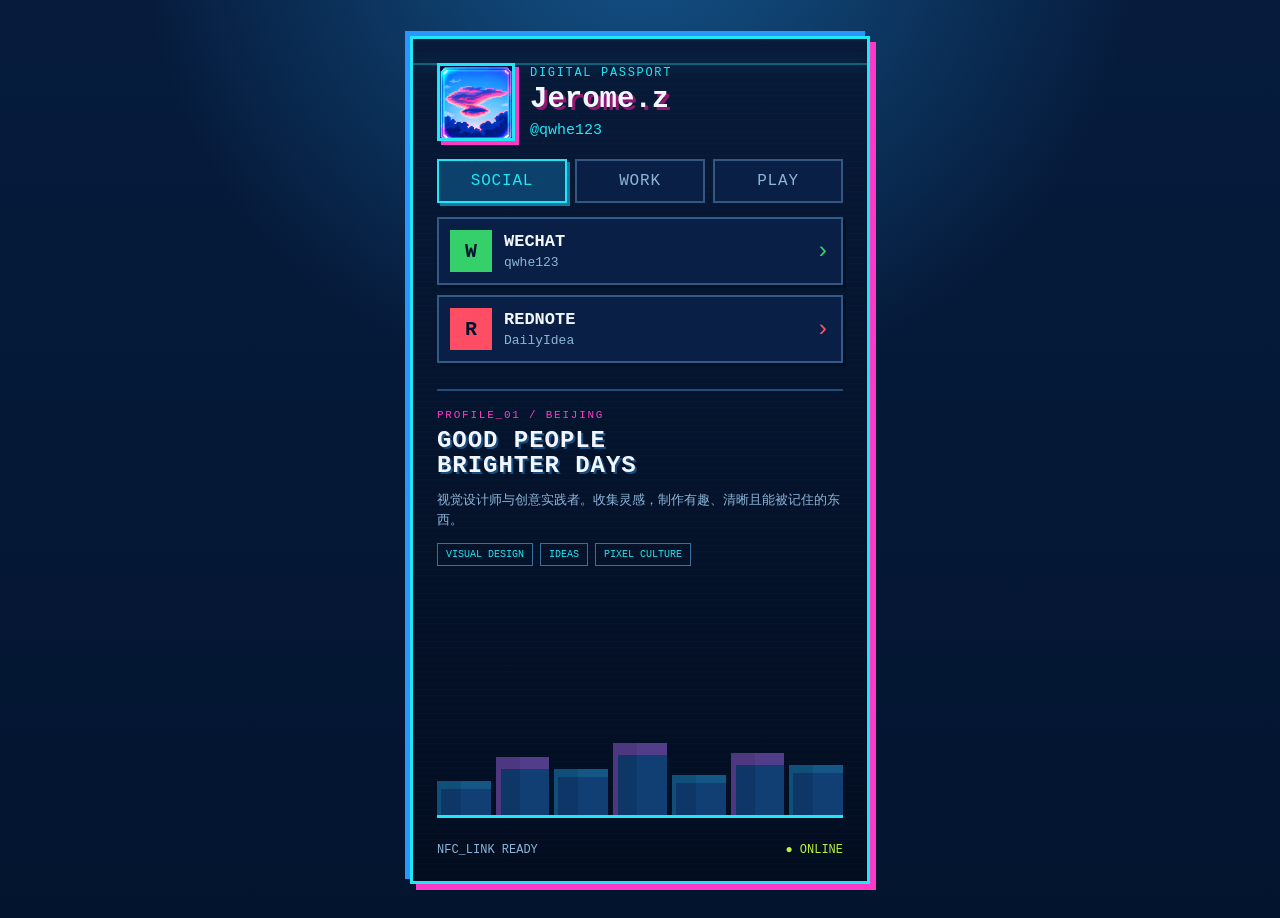
<file: digital-passport/index.html>
<!doctype html><html lang="zh-CN"><head>
<meta charset="utf-8"><meta name="viewport" content="width=device-width,initial-scale=1,viewport-fit=cover"><meta name="theme-color" content="#03142f"><meta name="robots" content="noindex,nofollow">
<title>Jerome.z · Digital Passport</title><link rel="icon" type="image/svg+xml" href="data:image/svg+xml,%3Csvg xmlns='http://www.w3.org/2000/svg' viewBox='0 0 32 32'%3E%3Crect width='32' height='32' fill='%2303142f'/%3E%3Crect x='4' y='4' width='24' height='24' fill='none' stroke='%2321e6f3' stroke-width='3'/%3E%3Cpath fill='%23ff39c7' d='M8 14h4v-4h8v4h4v8h-4v-4h-8v4H8z'/%3E%3C/svg%3E">
<style>
:root{color-scheme:dark;--bg:#03142f;--panel:#091f45;--panel2:#102958;--cyan:#21e6f3;--pink:#ff39c7;--lime:#b8f43a;--text:#f2f7ff;--muted:#8cb5d9}*{box-sizing:border-box}button{font:inherit}body{margin:0;min-height:100svh;background:radial-gradient(circle at 50% -10%,#14558b 0,transparent 42%),linear-gradient(180deg,#061c3d,var(--bg));font-family:ui-monospace,SFMono-Regular,Menlo,Consolas,monospace;color:var(--text);padding:18px 14px 34px}
.shell{width:min(100%,460px);min-height:calc(100svh - 52px);margin:auto;border:3px solid var(--cyan);box-shadow:6px 6px 0 var(--pink),-5px -5px 0 #2997ff;background:linear-gradient(180deg,#071a39,#020d20);padding:18px;position:relative;overflow:hidden;display:flex;flex-direction:column}.shell:before{content:"";position:absolute;inset:0;pointer-events:none;background:repeating-linear-gradient(0deg,transparent 0 5px,#21e6f308 6px)}.shell:after{content:"";position:absolute;left:0;right:0;height:2px;background:var(--cyan);box-shadow:0 0 14px var(--cyan);opacity:.35;animation:scan 5s linear infinite;pointer-events:none}header,.tabs,.cards,.profile-note,.city,.footer{position:relative}
header{display:grid;grid-template-columns:78px 1fr;gap:15px;align-items:center;margin-bottom:18px}.avatar{width:78px;height:78px;border:3px solid var(--cyan);box-shadow:4px 4px 0 var(--pink);overflow:hidden;background:#6dbdeb}.avatar img{width:100%;height:100%;object-fit:cover;object-position:center 42%;filter:saturate(1.35) contrast(1.12)}.kicker{margin:0 0 5px;color:var(--cyan);font-size:12px;letter-spacing:.14em}.name{margin:0;font-size:29px;line-height:1;text-shadow:3px 3px 0 #8f176f}.handle{margin:8px 0 0;color:var(--cyan);font-size:15px}
.tabs{display:grid;grid-template-columns:repeat(3,1fr);gap:8px;margin-bottom:14px}.tab{border:2px solid #365680;background:var(--panel);color:var(--muted);padding:11px 3px;cursor:pointer;letter-spacing:.05em}.tab[aria-selected="true"]{border-color:var(--cyan);color:var(--cyan);background:#0b416b;box-shadow:3px 3px 0 #157aa6}
.cards{display:grid;gap:10px}.card{--card:#21e6f3;width:100%;display:grid;grid-template-columns:42px 1fr auto;gap:12px;align-items:center;text-align:left;border:2px solid #315a87;background:var(--panel);color:var(--text);padding:11px;cursor:pointer;box-shadow:3px 3px 0 #001022}.card:hover,.card:focus-visible{border-color:var(--card);outline:none;transform:translate(-1px,-1px)}.icon{display:grid;place-items:center;width:42px;height:42px;background:var(--card);color:#03142f;font-size:20px;font-weight:900}.platform{display:block;font-size:17px;font-weight:900}.account{display:block;color:var(--muted);font-size:13px;margin-top:4px}.arrow{color:var(--card);font-size:24px}.wechat{--card:#35d069}.rednote{--card:#ff4d63}.duolingo{--card:#b8f43a}.feishu{--card:#4d8dff}.opossum{--card:#ff39c7}
.portfolio{--card:#21e6f3;background:linear-gradient(135deg,#0b416b,var(--panel));text-decoration:none}.portfolio .icon{box-shadow:3px 3px 0 var(--pink)}.profile-note{margin-top:26px;padding-top:18px;border-top:2px solid #244c79}.eyebrow{margin:0 0 8px;color:var(--pink);font-size:11px;letter-spacing:.16em}.profile-note h2{margin:0;font-size:24px;line-height:1.04;letter-spacing:.04em;text-shadow:2px 2px 0 #164c7d}.bio{margin:11px 0 13px;color:var(--muted);font:13px/1.55 system-ui,sans-serif}.skills{display:flex;flex-wrap:wrap;gap:7px}.skills span{border:1px solid #39709f;padding:5px 8px;color:var(--cyan);font-size:10px}.city{height:78px;margin-top:auto;display:flex;align-items:flex-end;gap:5px;border-bottom:3px solid var(--cyan);overflow:hidden}.city span{flex:1;background:linear-gradient(90deg,#0e3767 0 45%,#123f73 45%);box-shadow:inset 4px 8px 0 #21e6f322}.city span:nth-child(2n){box-shadow:inset 5px 12px 0 #ff39c744}.city span:nth-child(1){height:34px}.city span:nth-child(2){height:58px}.city span:nth-child(3){height:46px}.city span:nth-child(4){height:72px}.city span:nth-child(5){height:40px}.city span:nth-child(6){height:62px}.city span:nth-child(7){height:50px}.footer{margin-top:12px;padding-top:13px;display:flex;justify-content:space-between;color:var(--muted);font-size:12px}.signal{color:var(--lime);animation:blink 1.8s steps(2,end) infinite}@keyframes scan{from{top:0}to{top:100%}}@keyframes blink{50%{opacity:.35}}dialog{width:min(calc(100% - 28px),420px);border:0;padding:0;background:transparent;color:var(--text)}dialog::backdrop{background:#010816dc;backdrop-filter:blur(5px)}.modal{--card:var(--cyan);border:4px solid var(--card);background:#04152f;padding:18px;box-shadow:7px 7px 0 var(--pink);text-align:center}.modal-head{display:flex;align-items:center;justify-content:space-between;margin-bottom:15px}.modal h2{margin:0;font-size:21px}.close{border:2px solid #506f96;background:var(--panel);color:var(--text);width:36px;height:36px;cursor:pointer}.qr{background:#fff;padding:10px}.qr img{display:block;width:100%;height:auto}.modal-account{font-size:17px;color:var(--card);margin:16px 0 11px}.copy{width:100%;border:2px solid var(--card);background:var(--panel2);color:var(--text);padding:12px;cursor:pointer}.hint{font:14px/1.5 system-ui,sans-serif;color:var(--muted);margin:12px 0 0}[hidden]{display:none!important}@media(prefers-reduced-motion:reduce){.shell:after,.signal{animation:none}}@media(min-width:700px){body{padding-top:36px}.shell{padding:24px}}
</style></head><body><main class="shell">
<header><div class="avatar"><img src="assets/cloud-avatar.png" alt="粉色像素云头像"></div><div><p class="kicker">DIGITAL PASSPORT</p><h1 class="name">Jerome.z</h1><p class="handle">@qwhe123</p></div></header>
<nav class="tabs" aria-label="身份分类"><button class="tab" data-tab="social" aria-selected="true">SOCIAL</button><button class="tab" data-tab="work" aria-selected="false">WORK</button><button class="tab" data-tab="play" aria-selected="false">PLAY</button></nav>
<section class="cards" aria-live="polite">
<button class="card wechat" data-group="social" data-title="WECHAT" data-account="qwhe123" data-image="assets/wechat.png"><span class="icon">W</span><span><span class="platform">WECHAT</span><span class="account">qwhe123</span></span><span class="arrow">›</span></button>
<button class="card rednote" data-group="social" data-title="REDNOTE" data-account="DailyIdea" data-image="assets/rednote.png"><span class="icon">R</span><span><span class="platform">REDNOTE</span><span class="account">DailyIdea</span></span><span class="arrow">›</span></button>
<a class="card portfolio" data-group="work" href="https://qwhe.github.io/portfolio/" target="_blank" rel="noopener" hidden><span class="icon">P</span><span><span class="platform">PORTFOLIO</span><span class="account">qwhe.github.io/portfolio</span></span><span class="arrow">↗</span></a>
<button class="card feishu" data-group="work" data-title="FEISHU" data-account="Jero" data-image="assets/feishu.png" hidden><span class="icon">F</span><span><span class="platform">FEISHU</span><span class="account">Jero · 联系我</span></span><span class="arrow">›</span></button>
<button class="card duolingo" data-group="play" data-title="DUOLINGO" data-account="qwhe123" data-image="assets/duolingo.png" hidden><span class="icon">D</span><span><span class="platform">DUOLINGO</span><span class="account">qwhe123</span></span><span class="arrow">›</span></button>
<button class="card opossum" data-group="play" data-title="POSSUM EMOJI" data-account="负鼠表情 · 微信小程序" data-image="assets/opossum.png" hidden><span class="icon">O</span><span><span class="platform">POSSUM EMOJI</span><span class="account">负鼠表情</span></span><span class="arrow">›</span></button>
</section><section class="profile-note"><p class="eyebrow">PROFILE_01 / BEIJING</p><h2>GOOD PEOPLE<br>BRIGHTER DAYS</h2><p class="bio">视觉设计师与创意实践者。收集灵感，制作有趣、清晰且能被记住的东西。</p><div class="skills"><span>VISUAL DESIGN</span><span>IDEAS</span><span>PIXEL CULTURE</span></div></section><div class="city" aria-hidden="true"><span></span><span></span><span></span><span></span><span></span><span></span><span></span></div><div class="footer"><span>NFC_LINK READY</span><span class="signal">● ONLINE</span></div></main>
<dialog id="passport-dialog"><div class="modal"><div class="modal-head"><h2 id="modal-title"></h2><button class="close" aria-label="关闭">×</button></div><div class="qr"><img id="modal-qr" alt=""></div><p class="modal-account" id="modal-account"></p><button class="copy" id="copy-account">复制账号</button><p class="hint">长按二维码可保存，或使用对应应用扫一扫</p></div></dialog>
<script>const tabs=[...document.querySelectorAll('.tab')],cards=[...document.querySelectorAll('.card')],dialog=document.querySelector('dialog');tabs.forEach(tab=>tab.addEventListener('click',()=>{tabs.forEach(t=>t.setAttribute('aria-selected',String(t===tab)));cards.forEach(card=>card.hidden=card.dataset.group!==tab.dataset.tab)}));document.querySelectorAll('button.card').forEach(card=>card.addEventListener('click',()=>{dialog.querySelector('.modal').className=`modal ${card.classList[1]}`;document.querySelector('#modal-title').textContent=card.dataset.title;document.querySelector('#modal-account').textContent=card.dataset.account;const image=document.querySelector('#modal-qr');image.src=card.dataset.image;image.alt=`${card.dataset.title} 二维码`;dialog.showModal()}));document.querySelector('.close').addEventListener('click',()=>dialog.close());dialog.addEventListener('click',event=>{if(event.target===dialog)dialog.close()});document.querySelector('#copy-account').addEventListener('click',async event=>{await navigator.clipboard.writeText(document.querySelector('#modal-account').textContent);event.currentTarget.textContent='已复制';setTimeout(()=>event.currentTarget.textContent='复制账号',1200)});</script>
</body></html>
</file>
<file: style.css>
/* =====================================
   周游 · 四时有礼 — V4
   墨 × 宣纸 × 朱砂 · 图录装帧
   ===================================== */

:root {
  --ink-bg: #14120F;
  --ink-soft: #1C1916;
  --ink-text: #EFEAE0;
  --ink-dim: #98917F;
  --ink-line: #2E2B26;
  --paper-bg: #F5F1E8;
  --paper-soft: #EDE7DA;
  --paper-text: #211D18;
  --paper-dim: #6E675C;
  --paper-line: #DCD4C4;
  --cinnabar: #B43A2B;
  --serif: "Noto Serif SC", "Songti SC", "STSong", serif;
  --serif-en: "Cormorant Garamond", "Noto Serif SC", serif;
  --sans: -apple-system, BlinkMacSystemFont, "PingFang SC", "Microsoft YaHei", sans-serif;
}

* { margin: 0; padding: 0; box-sizing: border-box; }
html { scroll-behavior: smooth; }

body {
  background: var(--ink-bg);
  color: var(--ink-text);
  font-family: var(--sans);
  font-size: 16px;
  line-height: 1.85;
  -webkit-font-smoothing: antialiased;
  overflow-x: hidden;
}

::selection { background: var(--cinnabar); color: var(--paper-bg); }

.container { max-width: 1500px; margin: 0 auto; padding: 0 56px; }

/* ---------- 墨页 / 纸页 ---------- */
.ink { background: var(--ink-bg); color: var(--ink-text); }
.paper { background: var(--paper-bg); color: var(--paper-text); }
.paper.alt { background: var(--paper-soft); }

/* ---------- 颗粒 / 光标 / 进度 ---------- */
.grain {
  position: fixed; inset: -100px; z-index: 999; pointer-events: none; opacity: 0.045;
  background-image: url("data:image/svg+xml,%3Csvg xmlns='http://www.w3.org/2000/svg' width='240' height='240'%3E%3Cfilter id='n'%3E%3CfeTurbulence type='fractalNoise' baseFrequency='0.85' numOctaves='2'/%3E%3C/filter%3E%3Crect width='240' height='240' filter='url(%23n)'/%3E%3C/svg%3E");
}
.cursor {
  position: fixed; width: 10px; height: 10px; border-radius: 50%;
  background: var(--cinnabar); z-index: 1000; pointer-events: none;
  transform: translate(-50%, -50%);
  transition: width 0.25s, height 0.25s, opacity 0.25s;
  opacity: 0; mix-blend-mode: difference;
}
.cursor.is-active { opacity: 1; }
.cursor.is-hover { width: 52px; height: 52px; }
@media (hover: none) { .cursor { display: none; } }

.progress {
  position: fixed; top: 0; left: 0; right: 0; height: 2px; z-index: 200;
  background: transparent;
}
.progress span {
  display: block; height: 100%; width: 0;
  background: var(--cinnabar);
}

/* ---------- 渐显 ---------- */
.reveal {
  opacity: 0; transform: translateY(40px);
  transition: opacity 1s cubic-bezier(0.22,1,0.36,1), transform 1s cubic-bezier(0.22,1,0.36,1);
}
.reveal.is-visible { opacity: 1; transform: none; }
.reveal.d1 { transition-delay: 0.1s; }
.reveal.d2 { transition-delay: 0.2s; }
.reveal.d3 { transition-delay: 0.3s; }
.reveal.d4 { transition-delay: 0.4s; }
.reveal.d5 { transition-delay: 0.5s; }

/* ---------- 印章 ---------- */
.seal { width: 30px; height: 30px; flex: none; }
.seal-footer { width: 34px; height: 34px; }

/* ---------- 导航 ---------- */
.nav {
  position: fixed; top: 2px; left: 0; right: 0; z-index: 100;
  transition: background 0.4s, border-color 0.4s;
  border-bottom: 1px solid transparent;
}
.nav.is-scrolled {
  background: rgba(20,18,15,0.92);
  backdrop-filter: blur(14px); -webkit-backdrop-filter: blur(14px);
  border-bottom-color: var(--ink-line);
}
.nav-inner {
  max-width: 1500px; margin: 0 auto; padding: 18px 56px;
  display: flex; justify-content: space-between; align-items: center;
}
.nav-logo {
  display: flex; align-items: center; gap: 14px;
  color: var(--ink-text); text-decoration: none;
}
.nav-title {
  font-family: var(--serif); font-weight: 600; font-size: 18px; letter-spacing: 0.2em;
}
.nav-title i {
  font-style: normal; font-weight: 400; font-size: 13px;
  color: var(--ink-dim); margin-left: 14px; letter-spacing: 0.3em;
}
.nav-links a {
  margin-left: 30px; font-size: 14px; letter-spacing: 0.12em;
  color: var(--ink-dim); text-decoration: none; transition: color 0.3s;
  font-family: var(--serif);
}
.nav-links a:hover { color: var(--cinnabar); }

/* 纸页区域时导航文字适配：保持墨色导航条即可（is-scrolled 常驻深底） */

/* ---------- 序 · 沉浸式首屏 ---------- */
.xu {
  position: relative;
  min-height: 100vh;
  display: flex; flex-direction: column;
  justify-content: center; align-items: center;
  overflow: hidden;
  background:
    radial-gradient(ellipse 90% 70% at 50% 30%, rgba(180,58,43,0.05), transparent 65%),
    var(--ink-bg);
}
.ink-canvas {
  position: absolute; inset: 0;
  width: 100%; height: 100%;
  z-index: 1;
}
.xu-center {
  position: relative; z-index: 2;
  text-align: center;
  padding: 0 26px;
  pointer-events: none;
}
.xu-eyebrow {
  font-size: 12px; letter-spacing: 0.42em; color: var(--cinnabar);
  margin-bottom: 44px; font-family: var(--serif-en);
}
.xu-name {
  font-family: var(--serif); font-weight: 900;
  font-size: clamp(64px, 11vw, 150px); line-height: 1.15; letter-spacing: 0.18em;
  text-shadow: 0 0 60px rgba(20,18,15,0.7);
}
.xu-en {
  margin-top: 22px;
  font-family: var(--serif-en); font-style: italic;
  font-size: clamp(15px, 1.8vw, 21px); letter-spacing: 0.3em;
  color: var(--ink-dim);
}
.xu-manifesto {
  margin-top: 48px;
  font-family: var(--serif); font-weight: 500;
  font-size: clamp(17px, 2.2vw, 26px); line-height: 1.8; letter-spacing: 0.1em;
}
.xu-manifesto em {
  font-style: normal; color: var(--cinnabar);
  border-bottom: 2px solid rgba(180,58,43,0.45); padding-bottom: 3px;
}
.xu-hint {
  margin-top: 30px;
  font-size: 12px; letter-spacing: 0.3em; color: var(--ink-dim);
}
.xu-scroll {
  position: absolute; bottom: 36px; left: 50%; transform: translateX(-50%);
  z-index: 2;
  font-size: 12px; letter-spacing: 0.28em; color: var(--ink-dim);
  display: flex; flex-direction: column; align-items: center; gap: 12px;
  font-family: var(--serif);
}
.xu-scroll span {
  display: block; width: 1px; height: 52px;
  background: linear-gradient(var(--cinnabar), transparent);
  animation: scrollPulse 2.2s ease-in-out infinite;
}
@keyframes scrollPulse {
  0%, 100% { transform: scaleY(0.4); opacity: 0.4; transform-origin: top; }
  50% { transform: scaleY(1); opacity: 1; transform-origin: top; }
}

.stat-num {
  font-family: var(--serif-en); font-size: clamp(42px, 4.4vw, 60px);
  font-weight: 500; line-height: 1;
}
.stat-unit { font-family: var(--serif); font-size: 14px; color: var(--cinnabar); margin-left: 4px; }
.stat-label { display: block; margin-top: 10px; font-size: 12px; letter-spacing: 0.2em; color: var(--ink-dim); }

/* ---------- 题旨 ---------- */
.tizhi { padding: 150px 0; text-align: center; }
.tizhi-text {
  font-family: var(--serif); font-weight: 500;
  font-size: clamp(28px, 4.2vw, 48px); line-height: 1.8; letter-spacing: 0.06em;
}
.tizhi-text strong { color: var(--cinnabar); font-weight: 700; }
.tizhi-sub { margin-top: 36px; font-size: 16px; line-height: 2.2; color: var(--ink-dim); }

/* ---------- 卷 ---------- */
.juan { padding: 130px 0 150px; }

.juan-head {
  position: relative;
  margin-bottom: 90px;
  padding-left: 96px;
}
.juan-label {
  position: absolute; left: 0; top: 6px;
  writing-mode: vertical-rl;
  font-family: var(--serif); font-size: 15px; letter-spacing: 0.5em;
  color: var(--paper-bg);
  background: var(--cinnabar);
  padding: 16px 9px 20px;
  line-height: 1;
}
.juan-title {
  font-family: var(--serif); font-weight: 900;
  font-size: clamp(56px, 8vw, 110px); line-height: 1.1; letter-spacing: 0.14em;
}
.juan-en {
  font-family: var(--serif-en); font-style: italic;
  font-size: 15px; letter-spacing: 0.2em; color: var(--paper-dim);
  margin-top: 10px;
}
.juan-intro {
  margin-top: 34px;
  font-family: var(--serif); font-size: clamp(17px, 2vw, 21px);
  line-height: 2; letter-spacing: 0.05em; color: var(--paper-dim);
  border-left: 2px solid var(--cinnabar); padding-left: 22px;
}

.juan-grid { display: grid; grid-template-columns: repeat(12, 1fr); gap: 72px 52px; }
.span-4 { grid-column: span 4; }
.span-5 { grid-column: span 5; }
.span-7 { grid-column: span 7; }
.span-12 { grid-column: span 12; }

.piece-media { overflow: hidden; background: var(--paper-line); }
.piece-media img {
  display: block; width: 100%; height: auto;
  transform: scale(1.05);
  transition: transform 1.4s cubic-bezier(0.22,1,0.36,1);
  will-change: transform;
}
.piece-media:hover img { transform: scale(1.0); }

.piece { cursor: pointer; }
.piece-info { margin-top: 22px; }
.piece-more {
  display: inline-block; margin-top: 12px;
  font-size: 12px; letter-spacing: 0.2em; color: var(--cinnabar);
  border-bottom: 1px solid rgba(180,58,43,0.4); padding-bottom: 2px;
  opacity: 0.75; transition: opacity 0.3s;
}
.piece:hover .piece-more { opacity: 1; }
.w-item { cursor: pointer; }
.piece-info h3 {
  font-family: var(--serif); font-weight: 700;
  font-size: clamp(19px, 1.8vw, 23px); letter-spacing: 0.04em;
}
.piece-meta { font-size: 13px; letter-spacing: 0.12em; color: var(--cinnabar); margin: 8px 0 10px; }
.piece-desc { font-size: 14.5px; color: var(--paper-dim); max-width: 560px; }
.piece-pano .piece-info { max-width: 760px; }

/* 全幅横图通栏出血：图到屏幕边缘，文字仍对齐版心 */
.piece-pano { width: 100vw; margin-left: calc(50% - 50vw); }
.piece-pano .piece-info {
  box-sizing: border-box;
  width: 100%; max-width: 1500px;
  margin-left: auto; margin-right: auto;
  padding: 0 56px;
}

/* ---------- 幕 · 舞台 ---------- */
.stage { padding: 0; }
.stage-figure { position: relative; margin: 0; }
.stage-figure img { display: block; width: 100%; height: auto; max-height: 88vh; object-fit: cover; }
.stage-figure::after {
  content: ""; position: absolute; inset: 0;
  background: linear-gradient(rgba(20,18,15,0.16), rgba(20,18,15,0.04) 40%, rgba(20,18,15,0.9) 92%);
  pointer-events: none;
}
.stage-figure figcaption { position: absolute; left: 0; right: 0; bottom: 52px; z-index: 2; }
.stage-line {
  font-family: var(--serif); font-weight: 500;
  font-size: clamp(22px, 3.2vw, 36px); line-height: 1.65; letter-spacing: 0.05em;
  color: var(--ink-text);
  text-shadow: 0 2px 18px rgba(0,0,0,0.55);
}
.stage-line-em { color: #E8B7AE; font-weight: 700; }
.stage-cap { margin-top: 14px; font-size: 13px; letter-spacing: 0.22em; color: var(--ink-dim); }

/* ---------- 衍生万象 ---------- */
.wanxiang { margin-top: 110px; }
.wanxiang-title {
  font-family: var(--serif); font-weight: 700; font-size: clamp(24px, 2.8vw, 32px);
  letter-spacing: 0.12em; margin-bottom: 48px;
  border-top: 1px solid var(--paper-line); padding-top: 44px;
}
.wanxiang-title em {
  font-family: var(--serif-en); font-style: italic; font-weight: 400;
  font-size: 0.5em; letter-spacing: 0.16em; color: var(--paper-dim); margin-left: 18px;
}
.wanxiang-grid { display: grid; grid-template-columns: repeat(3, 1fr); gap: 36px; }
.w-item { margin: 0; }
.w-item img {
  display: block; width: 100%; aspect-ratio: 4 / 3; object-fit: cover;
  background: var(--paper-line);
  transition: filter 0.5s;
}
.w-item:hover img { filter: brightness(1.06); }
.w-item figcaption { margin-top: 12px; font-size: 13px; letter-spacing: 0.06em; color: var(--paper-dim); }

/* ---------- 法 ---------- */
.fa { padding: 150px 0; }
.fa-head { display: flex; align-items: baseline; gap: 26px; margin-bottom: 70px; }
.fa-label {
  font-family: var(--serif); font-size: 16px; color: var(--paper-bg);
  background: var(--cinnabar); padding: 6px 12px;
}
.fa-head h2 {
  font-family: var(--serif); font-weight: 700;
  font-size: clamp(32px, 4.4vw, 50px); letter-spacing: 0.08em;
}
.fa-head h2 em {
  font-family: var(--serif-en); font-style: italic; font-weight: 400;
  font-size: 0.42em; letter-spacing: 0.16em; color: var(--ink-dim); margin-left: 20px;
}
.fa-statement {
  font-family: var(--serif); font-weight: 500;
  font-size: clamp(24px, 3.6vw, 42px); line-height: 1.75; letter-spacing: 0.03em;
}
.fa-statement strong { color: var(--cinnabar); font-weight: 700; }
.fa-note { margin-top: 30px; max-width: 640px; font-size: 16px; color: var(--ink-dim); }

.pipeline {
  list-style: none; margin-top: 80px;
  display: grid; grid-template-columns: repeat(3, 1fr);
  border-top: 1px solid var(--ink-line); border-left: 1px solid var(--ink-line);
}
.pipeline li {
  padding: 36px 32px 40px;
  border-right: 1px solid var(--ink-line); border-bottom: 1px solid var(--ink-line);
  transition: background 0.4s;
}
.pipeline li:hover { background: rgba(180,58,43,0.05); }
.pipeline li span { font-family: var(--serif); font-size: 15px; letter-spacing: 0.2em; color: var(--cinnabar); }
.pipeline h3 { font-family: var(--serif); font-weight: 600; font-size: 20px; letter-spacing: 0.1em; margin: 13px 0 9px; }
.pipeline p { font-size: 14px; color: var(--ink-dim); }

.fa-grid { display: grid; grid-template-columns: 6fr 5fr; gap: 100px; align-items: start; margin-top: 110px; }
.radar { width: 100%; max-width: 440px; display: block; }
.radar-note {
  margin-top: 24px; font-size: 14px; color: var(--ink-dim);
  border-left: 2px solid var(--cinnabar); padding-left: 18px; max-width: 420px;
}
.fa-side { display: flex; flex-direction: column; gap: 52px; }
.fa-side h4 { font-size: 12px; font-weight: 500; letter-spacing: 0.3em; color: var(--cinnabar); margin-bottom: 22px; }
.ability-list { list-style: none; columns: 2; column-gap: 40px; }
.ability-list li {
  padding: 10px 0; border-bottom: 1px solid var(--ink-line);
  font-size: 15px; letter-spacing: 0.04em; break-inside: avoid;
  display: flex; align-items: center; gap: 12px;
}
.ability-list li::before { content: "◆"; font-size: 7px; color: var(--cinnabar); }
.fa-roles { font-size: 15px; color: var(--ink-dim); }
.fa-roles strong { color: var(--ink-text); font-weight: 600; }

/* ---------- 人 ---------- */
.ren { padding: 130px 0 0; }
.ren-title { font-size: clamp(44px, 6vw, 84px); }
.ren-grid { display: grid; grid-template-columns: 6fr 5fr; gap: 90px; margin-bottom: 100px; }
.ren-lead {
  font-family: var(--serif); font-weight: 600;
  font-size: clamp(22px, 2.6vw, 30px); line-height: 1.8; margin-bottom: 26px;
}
.ren-text > p:not(.ren-lead) { color: var(--paper-dim); font-size: 15.5px; }
.ren-stats {
  display: flex; gap: 48px; flex-wrap: wrap;
  border-top: 1px solid var(--paper-line);
  margin-top: 44px; padding-top: 36px;
}
.ren-stats .stat-num { color: var(--paper-text); }
.ren-stats .stat-label { color: var(--paper-dim); }
.ren-clients {
  margin-top: 36px;
  font-family: var(--serif); font-size: 14px; line-height: 2.2;
  letter-spacing: 0.12em; color: var(--paper-dim);
  border-top: 1px solid var(--paper-line); padding-top: 24px;
}
.ren-side { display: flex; flex-direction: column; gap: 44px; }
.ren-portrait {
  background: #FFFDF8; border: 1px solid var(--paper-line);
  padding: 13px 13px 17px; max-width: 300px; margin: 0;
}
.ren-portrait img { display: block; width: 100%; height: auto; }
.ren-portrait figcaption { padding-top: 13px; display: flex; flex-direction: column; gap: 2px; }
.ren-portrait strong { font-family: var(--serif); font-weight: 600; font-size: 15px; letter-spacing: 0.1em; }
.ren-portrait span { font-size: 12px; letter-spacing: 0.14em; color: var(--paper-dim); }

.exp-item {
  display: grid; grid-template-columns: 150px 1fr; gap: 28px;
  padding: 26px 0; border-bottom: 1px solid var(--paper-line);
}
.exp-item:first-child { border-top: 1px solid var(--paper-line); }
.exp-period { font-family: var(--serif-en); font-size: 17px; color: var(--cinnabar); letter-spacing: 0.06em; }
.exp-item h3 { font-family: var(--serif); font-weight: 600; font-size: 17px; margin-bottom: 6px; }
.exp-item h3 i { font-style: normal; font-weight: 400; font-size: 13px; color: var(--paper-dim); margin-left: 12px; }
.exp-item p { font-size: 14px; color: var(--paper-dim); }

.ren-strip { margin: 0; }
.ren-strip img { display: block; width: 100%; height: auto; }
.ren-strip figcaption {
  padding: 18px 56px 56px;
  font-size: 13px; letter-spacing: 0.14em; color: var(--paper-dim);
}

/* ---------- 跋 ---------- */
.ba {
  padding: 170px 0 150px; text-align: center;
  background:
    radial-gradient(ellipse 70% 55% at 50% 100%, rgba(180,58,43,0.07), transparent 65%),
    var(--ink-bg);
}
.ba-label {
  display: inline-block;
  font-family: var(--serif); font-size: 16px; color: var(--paper-bg);
  background: var(--cinnabar); padding: 6px 14px; margin-bottom: 40px;
}
.ba-cta {
  font-family: var(--serif); font-weight: 500;
  font-size: clamp(22px, 3vw, 32px); line-height: 1.8;
  letter-spacing: 0.1em; margin-bottom: 42px;
}
.ba-mail {
  display: inline-block; position: relative;
  font-family: var(--serif-en); font-weight: 500;
  font-size: clamp(36px, 6.5vw, 78px); letter-spacing: 0.02em;
  color: var(--ink-text); text-decoration: none; transition: color 0.35s;
}
.ba-mail::after {
  content: ""; position: absolute; left: 0; bottom: -6px;
  width: 100%; height: 2px; background: var(--cinnabar);
  transform: scaleX(0); transform-origin: right;
  transition: transform 0.5s cubic-bezier(0.22,1,0.36,1);
}
.ba-mail:hover { color: var(--cinnabar); }
.ba-mail:hover::after { transform: scaleX(1); transform-origin: left; }
.ba-rows { display: flex; justify-content: center; gap: 80px; margin-top: 72px; flex-wrap: wrap; }
.ba-row { font-size: 15px; letter-spacing: 0.05em; }
.ba-row span { display: block; font-size: 11px; letter-spacing: 0.3em; color: var(--ink-dim); margin-bottom: 8px; }
.ba-row-links a { color: var(--ink-text); text-decoration: none; margin: 0 10px; transition: color 0.3s; }
.ba-row-links a:hover { color: var(--cinnabar); }

/* ---------- 页脚 ---------- */
.footer { padding: 32px 0; border-top: 1px solid var(--ink-line); }
.footer-inner { display: flex; justify-content: space-between; align-items: center; flex-wrap: wrap; gap: 12px; }
.footer p { font-size: 12px; letter-spacing: 0.16em; color: var(--ink-dim); }

/* ---------- 作品详情弹层 ---------- */
.modal {
  position: fixed; inset: 0; z-index: 300;
  display: none;
}
.modal.is-open { display: block; }
.modal-backdrop {
  position: absolute; inset: 0;
  background: rgba(14, 12, 10, 0.82);
  backdrop-filter: blur(6px); -webkit-backdrop-filter: blur(6px);
}
.modal-panel {
  position: absolute; inset: 4vh 4vw;
  background: var(--ink-bg);
  border: 1px solid var(--ink-line);
  overflow: hidden;
  display: flex; flex-direction: column;
  animation: modalIn 0.5s cubic-bezier(0.22,1,0.36,1);
}
@keyframes modalIn {
  from { opacity: 0; transform: translateY(30px); }
  to { opacity: 1; transform: none; }
}
.modal-close {
  position: absolute; top: 18px; right: 22px; z-index: 5;
  width: 44px; height: 44px;
  background: transparent; border: 1px solid var(--ink-line); border-radius: 50%;
  color: var(--ink-text); font-size: 16px; cursor: pointer;
  transition: border-color 0.3s, color 0.3s, transform 0.3s;
}
.modal-close:hover { border-color: var(--cinnabar); color: var(--cinnabar); transform: rotate(90deg); }
.modal-body {
  flex: 1; overflow-y: auto;
  display: grid; grid-template-columns: 7fr 5fr;
}
.modal-media { background: var(--ink-soft); }
.modal-media img { display: block; width: 100%; height: auto; }
.modal-media img + img { margin-top: 2px; }
.modal-info {
  padding: 64px 52px;
  position: sticky; top: 0; align-self: start;
}
.modal-chapter {
  display: inline-block;
  font-family: var(--serif); font-size: 13px; letter-spacing: 0.3em;
  color: var(--paper-bg); background: var(--cinnabar);
  padding: 4px 12px; margin-bottom: 28px;
}
.modal-title {
  font-family: var(--serif); font-weight: 700;
  font-size: clamp(24px, 2.6vw, 36px); letter-spacing: 0.05em;
  line-height: 1.5; margin-bottom: 30px; color: var(--ink-text);
}
.modal-meta { margin-bottom: 32px; }
.modal-meta div {
  display: grid; grid-template-columns: 84px 1fr; gap: 16px;
  padding: 11px 0; border-bottom: 1px solid var(--ink-line);
  font-size: 14px;
}
.modal-meta div:first-child { border-top: 1px solid var(--ink-line); }
.modal-meta dt { color: var(--ink-dim); letter-spacing: 0.2em; }
.modal-meta dd { color: var(--ink-text); letter-spacing: 0.04em; }
.modal-desc { font-size: 15px; line-height: 2.1; color: var(--ink-dim); }

body.modal-open { overflow: hidden; }

/* ---------- 减动效 ---------- */
@media (prefers-reduced-motion: reduce) {
  html { scroll-behavior: auto; }
  .reveal { opacity: 1; transform: none; transition: none; }
  .piece-media img { transform: none; transition: none; }
  .cursor { display: none; }
}

/* ---------- 响应式 ---------- */
@media (max-width: 960px) {
  .container { padding: 0 26px; }
  .nav-inner { padding: 13px 26px; }
  .nav-title { font-size: 15px; letter-spacing: 0.12em; }
  .nav-title i { display: none; }
  .seal { width: 26px; height: 26px; }
  .nav-links a { margin-left: 12px; font-size: 12px; letter-spacing: 0.05em; }

  .xu { min-height: 92vh; }
  .xu-eyebrow { font-size: 10px; letter-spacing: 0.22em; margin-bottom: 28px; }
  .xu-manifesto { letter-spacing: 0.05em; }

  .modal-panel { inset: 0; }
  .modal-body { grid-template-columns: 1fr; }
  .modal-info { position: static; padding: 36px 26px 56px; }

  .ren-stats { gap: 28px; }
  .ren-side { gap: 36px; }

  .tizhi { padding: 100px 0; }

  .juan { padding: 90px 0 100px; }
  .juan-head { padding-left: 0; margin-bottom: 56px; }
  .juan-label {
    position: static; writing-mode: horizontal-tb;
    display: inline-block; padding: 5px 12px; margin-bottom: 22px;
  }
  .juan-grid { gap: 56px 0; }
  .piece, .span-4, .span-5, .span-7, .span-12 { grid-column: span 12 !important; }
  .piece-pano .piece-info { padding: 0 26px; }

  .stage-figure img { max-height: none; }
  .stage-figure figcaption { bottom: 26px; }

  .wanxiang { margin-top: 70px; }
  .wanxiang-grid { grid-template-columns: 1fr; gap: 40px; }

  .fa { padding: 96px 0; }
  .pipeline { grid-template-columns: 1fr 1fr; margin-top: 56px; }
  .pipeline li { padding: 24px 20px 28px; }
  .fa-grid { grid-template-columns: 1fr; gap: 64px; margin-top: 72px; }
  .ability-list { columns: 1; }

  .ren { padding-top: 90px; }
  .ren-grid { grid-template-columns: 1fr; gap: 56px; margin-bottom: 64px; }
  .exp-item { grid-template-columns: 1fr; gap: 8px; }
  .ren-strip figcaption { padding: 14px 26px 40px; }

  .ba { padding: 110px 0 96px; }
  .ba-rows { gap: 36px; }

  .footer-inner { justify-content: center; }
}
</file>
